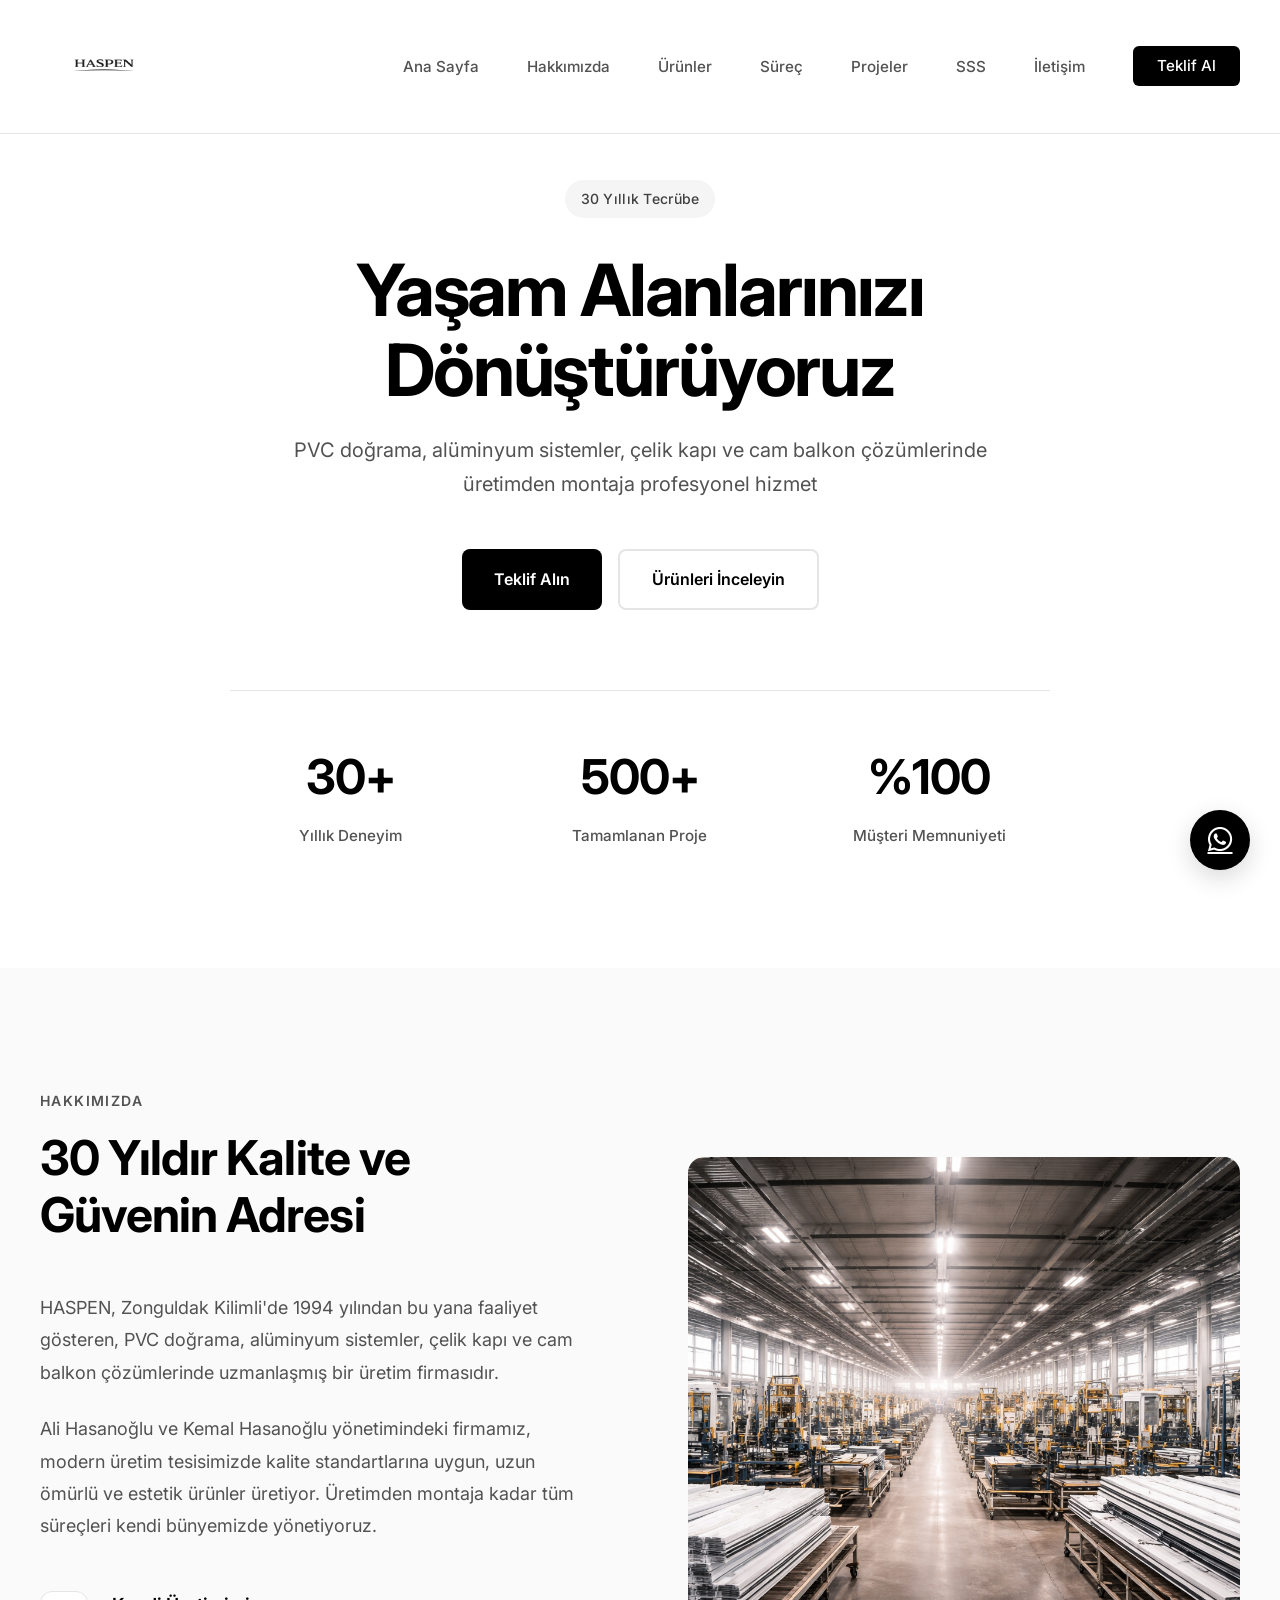
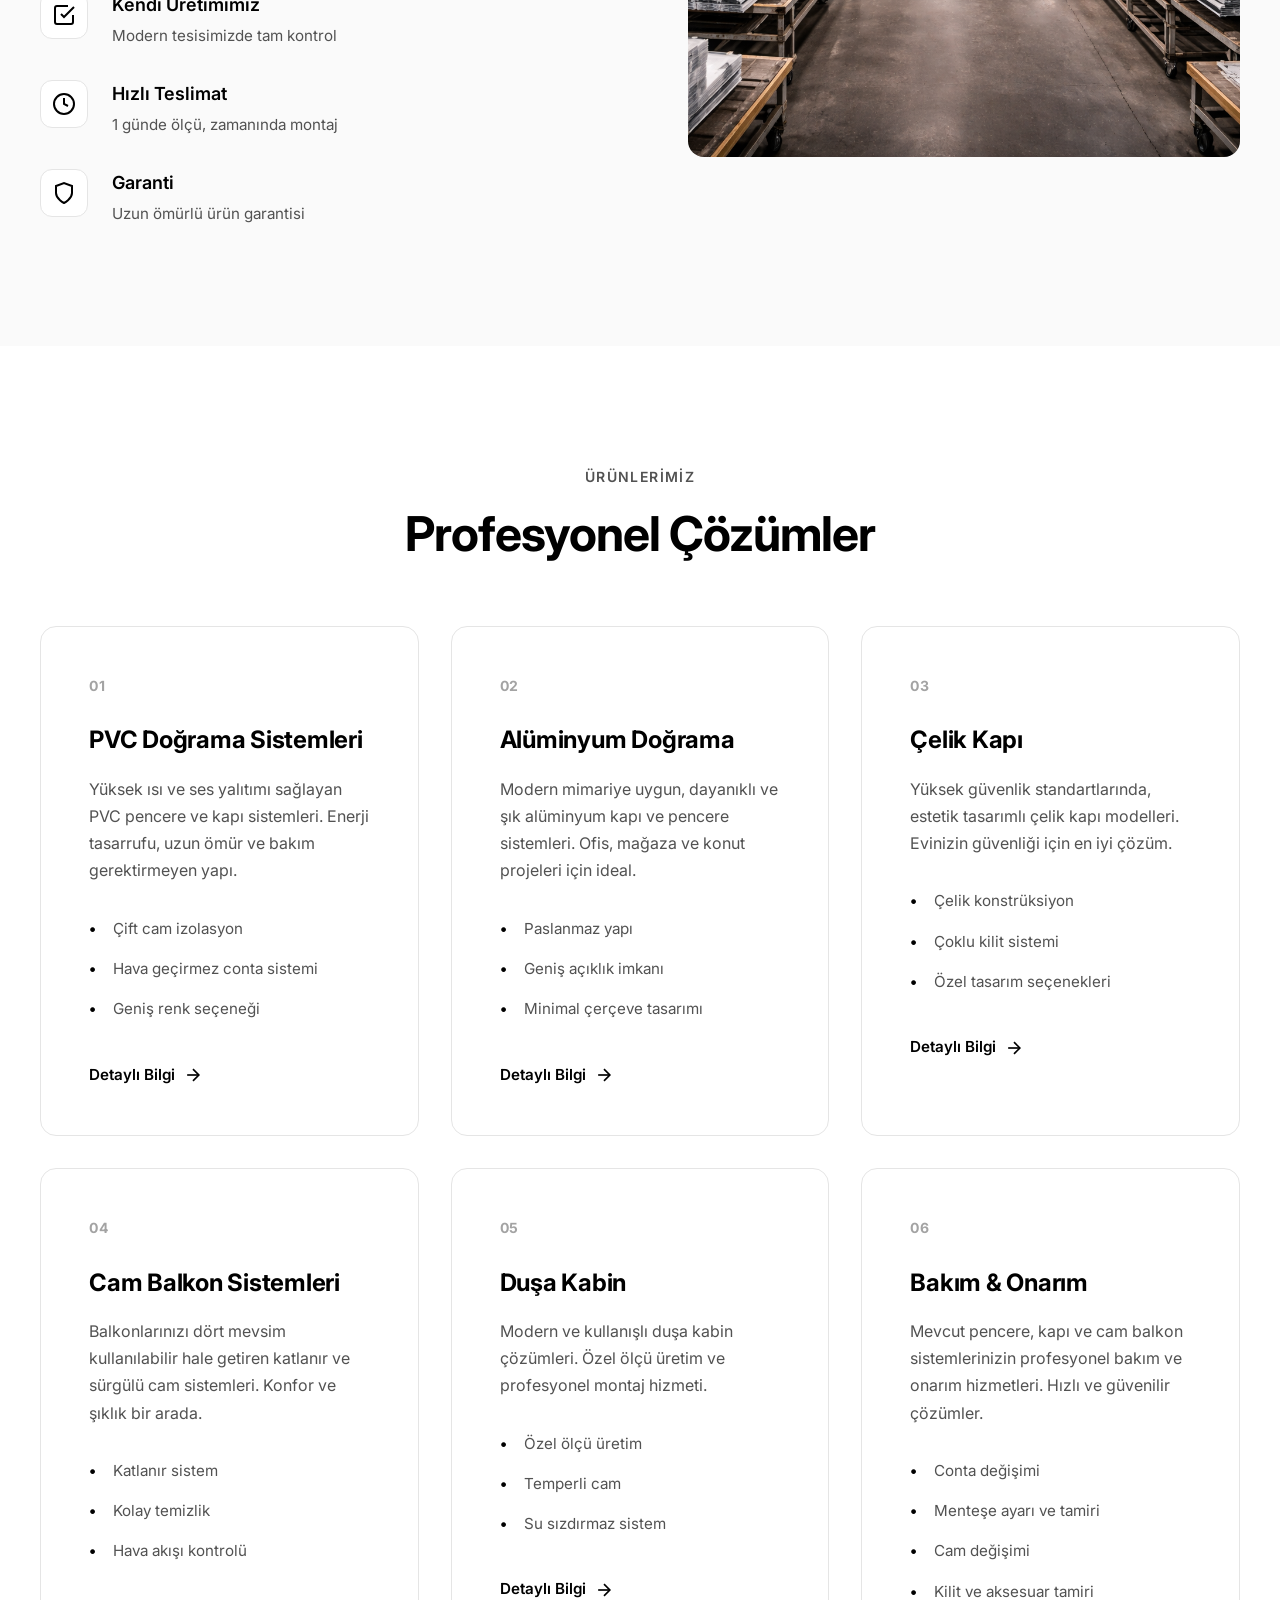
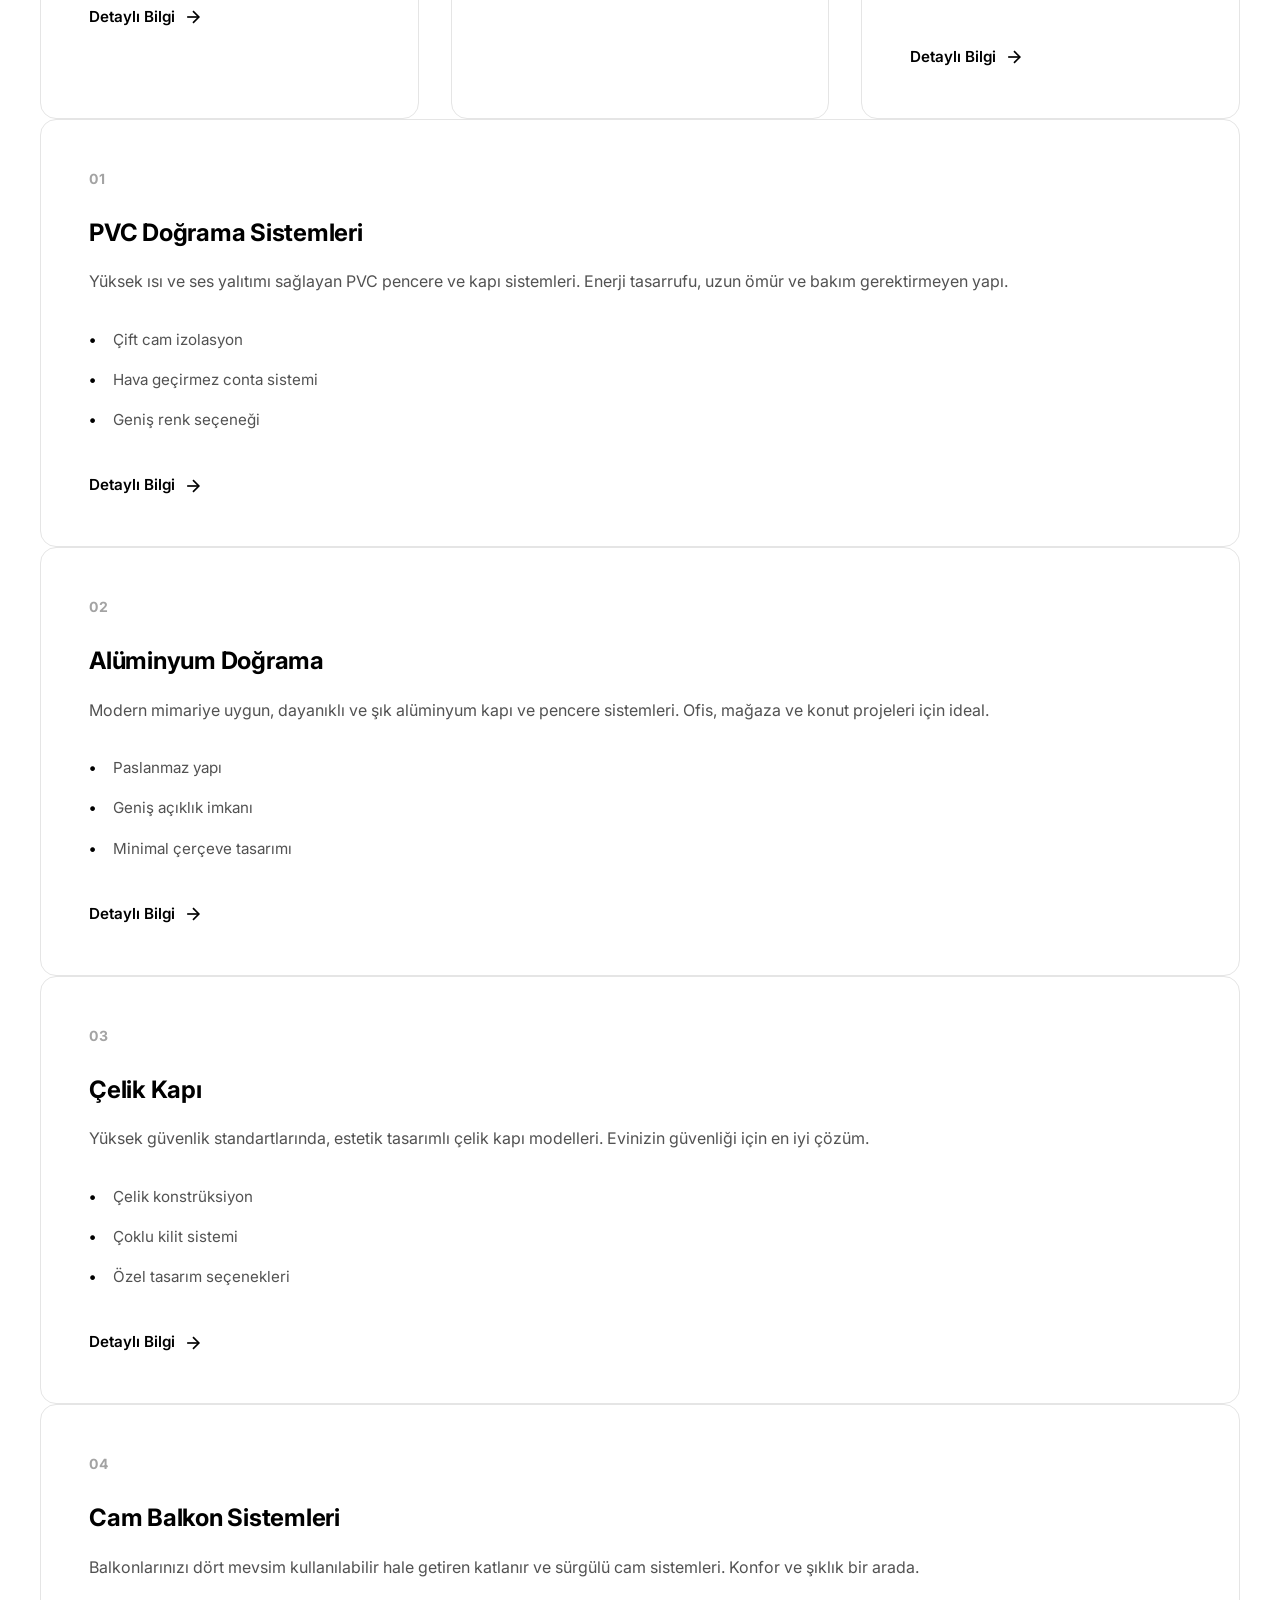
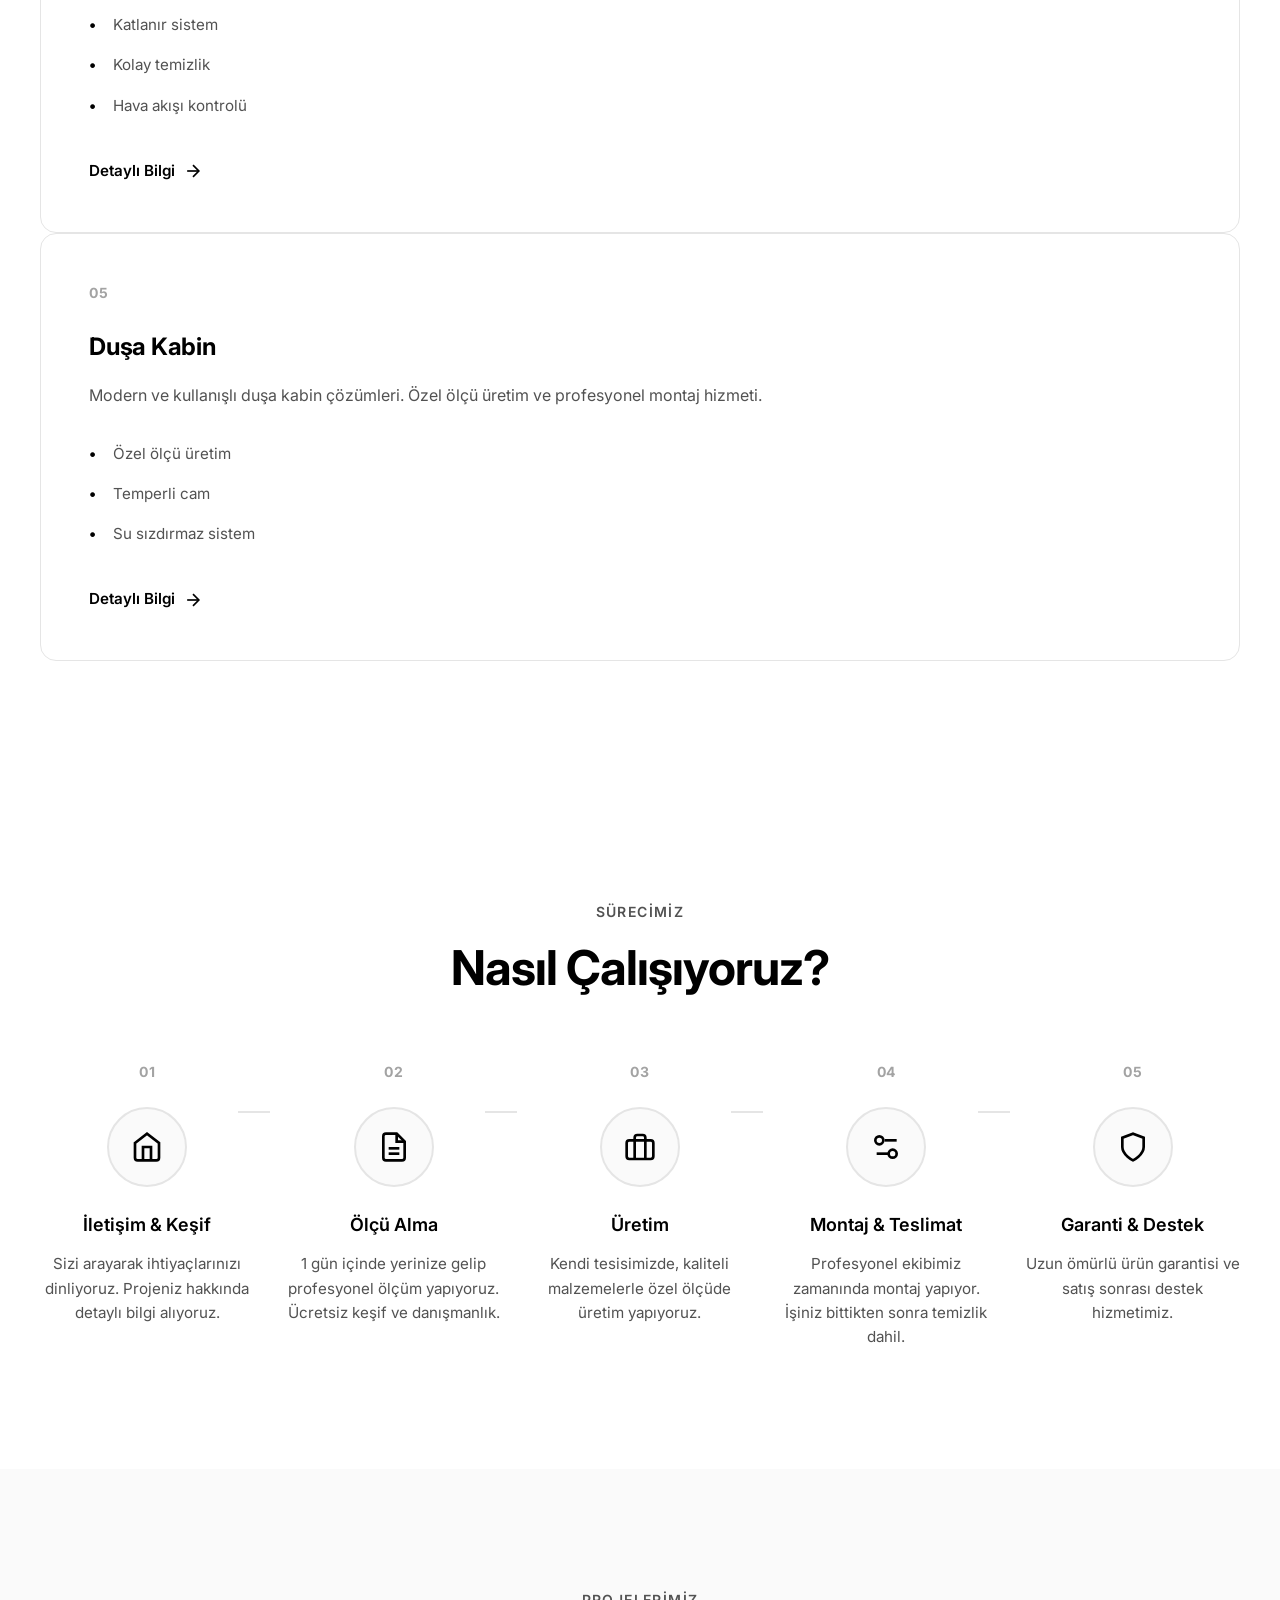
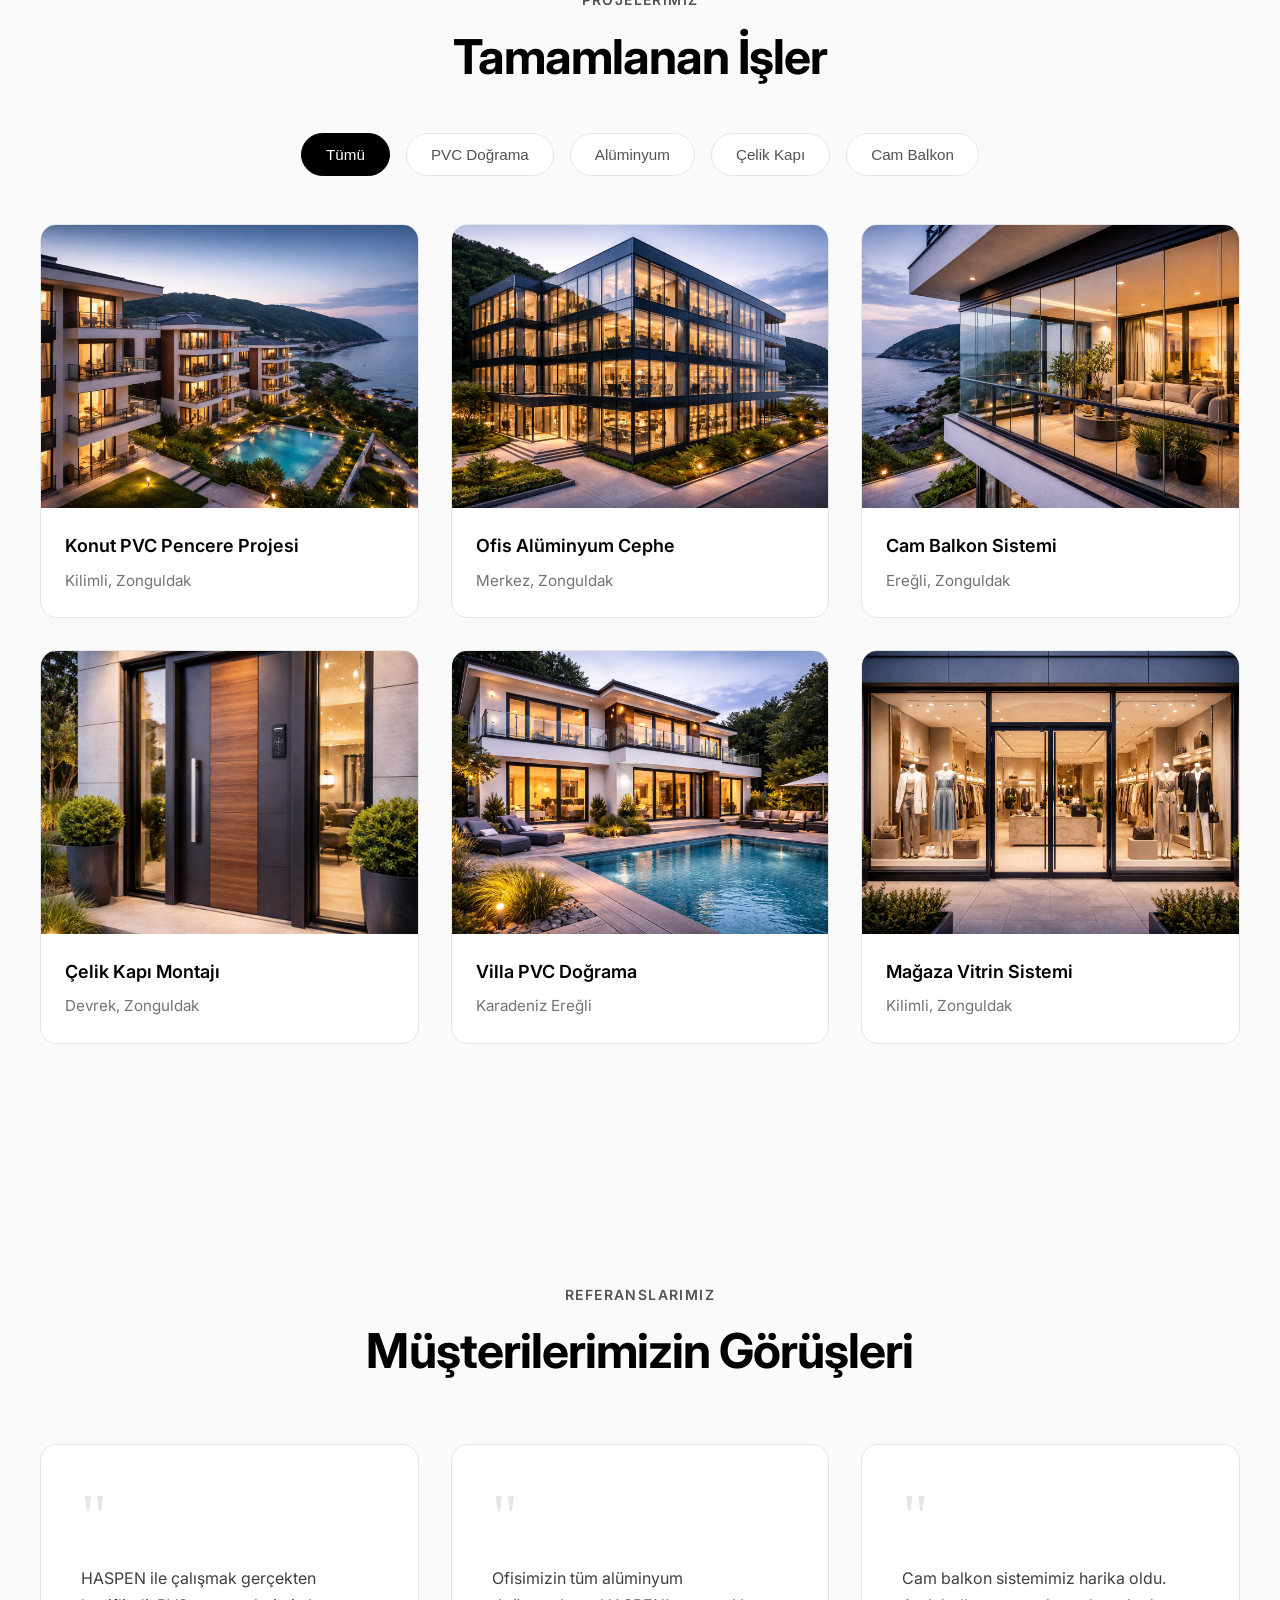
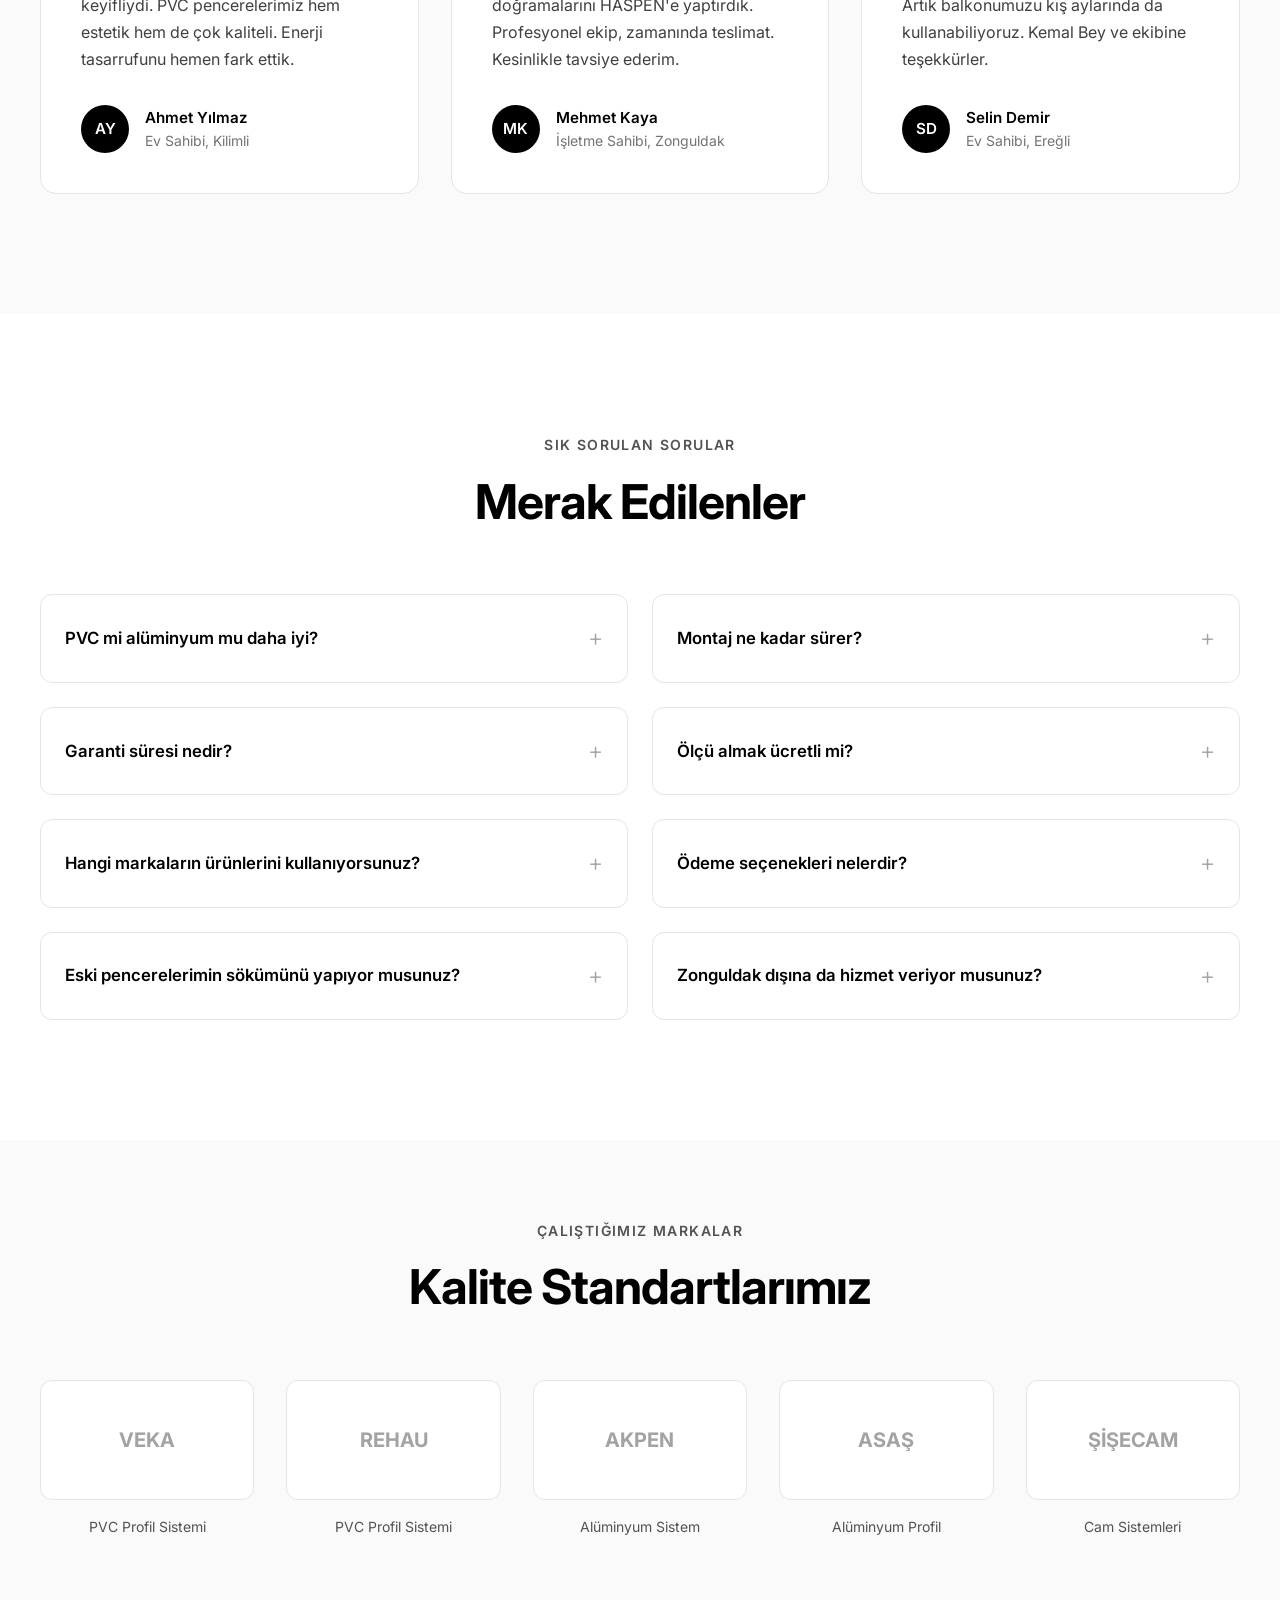
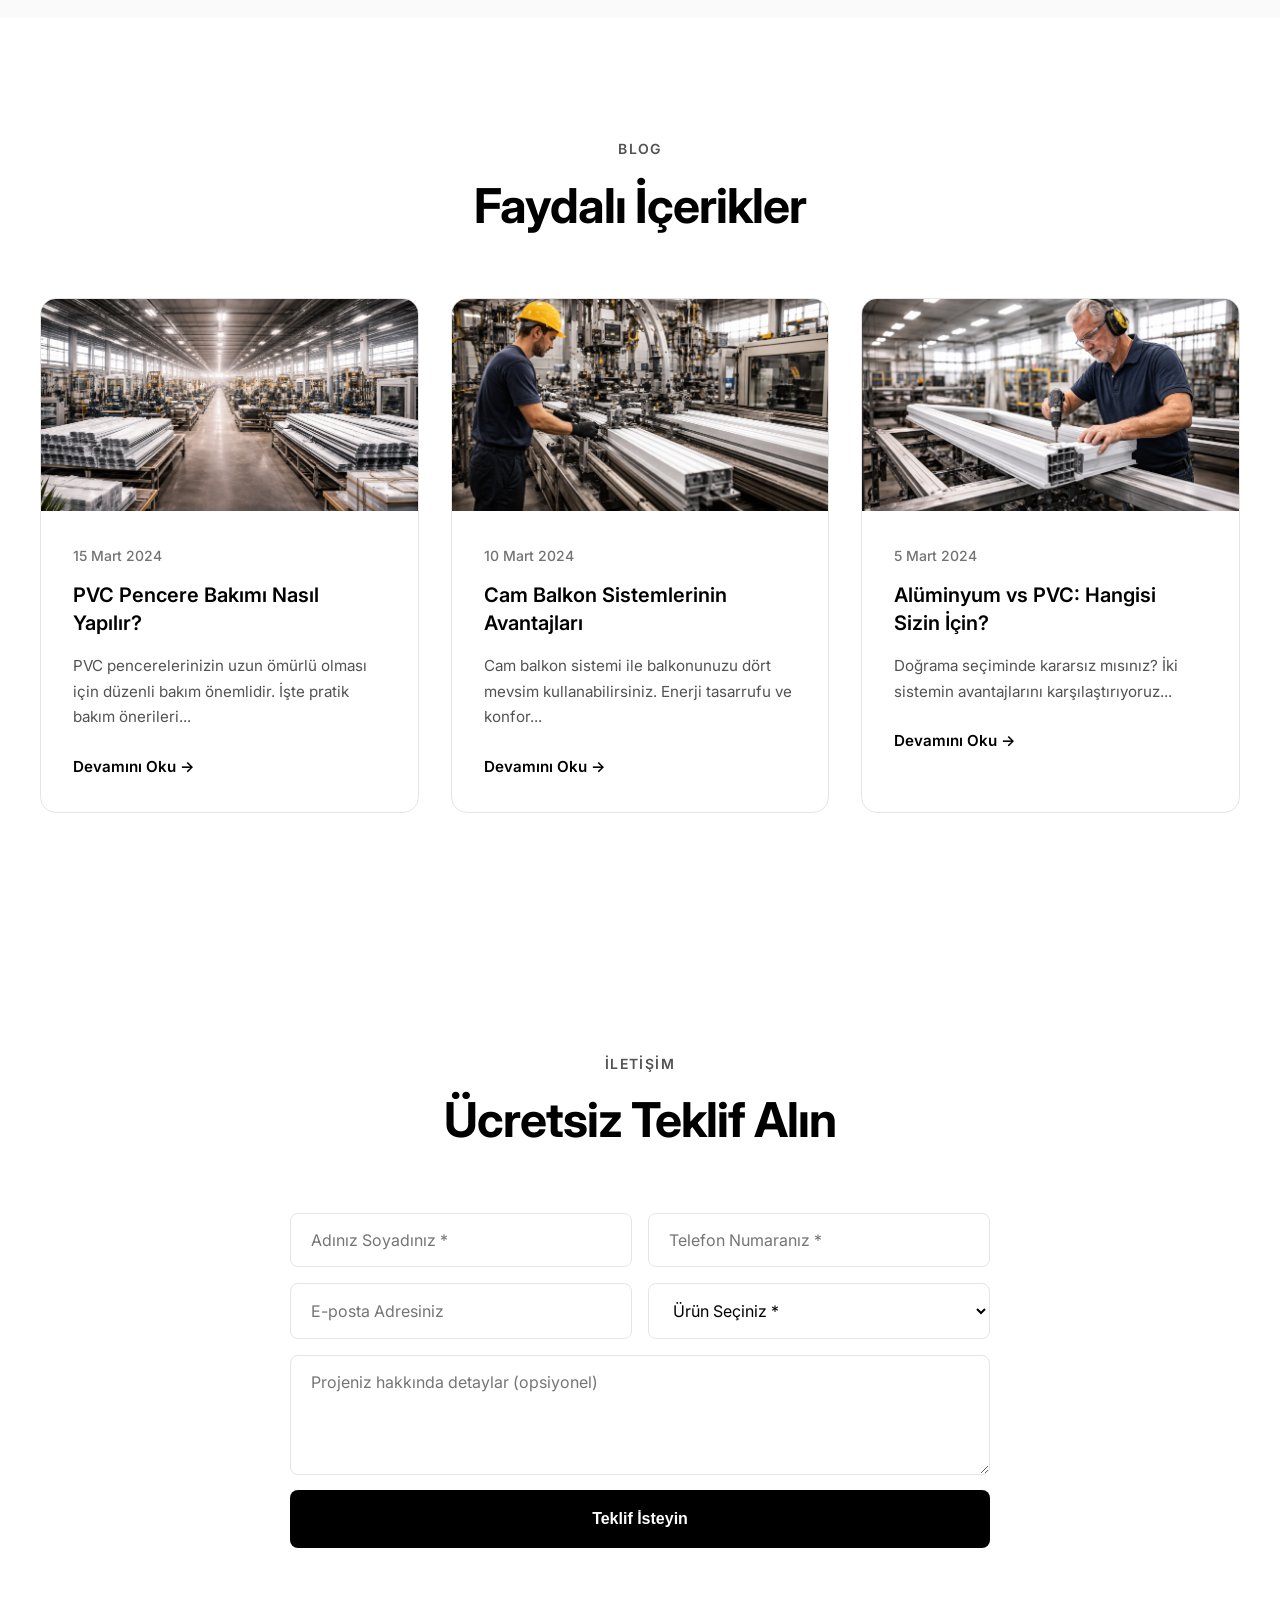
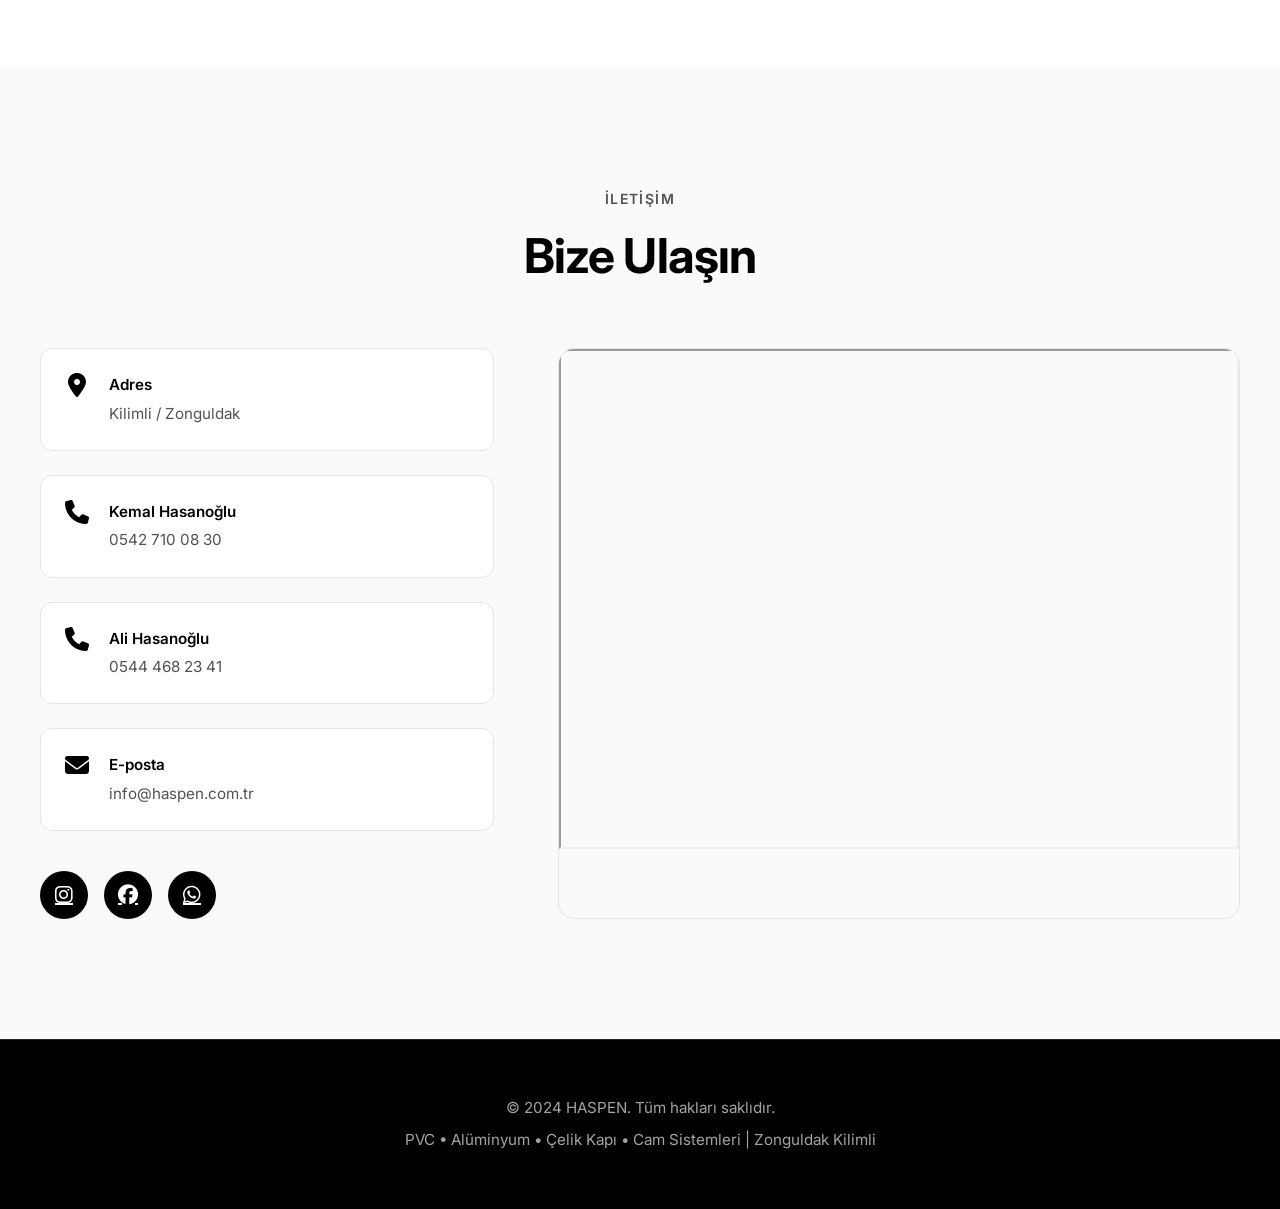
<file: index.html>
<!DOCTYPE html>
<html lang="tr">
<head>
    <meta charset="UTF-8">
    <meta name="viewport" content="width=device-width, initial-scale=1.0">
    <meta name="description" content="HASPEN - Zonguldak Kilimli'de 30 yıllık tecrübe ile PVC doğrama, alüminyum sistemler, çelik kapı ve cam balkon çözümleri">
    <meta name="keywords" content="PVC doğrama, alüminyum doğrama, çelik kapı, cam balkon, duşa kabin, Zonguldak, Kilimli">
    <title>HASPEN | PVC • Alüminyum • Çelik Kapı • Cam Sistemleri - Zonguldak Kilimli</title>
    <link rel="icon" type="image/png" href="images/favicon.png">
    <link rel="apple-touch-icon" href="images/favicon.png">
    <link rel="preconnect" href="https://fonts.googleapis.com">
    <link rel="preconnect" href="https://fonts.gstatic.com" crossorigin>
    <link href="https://fonts.googleapis.com/css2?family=Inter:wght@300;400;500;600;700;800&display=swap" rel="stylesheet">
    <link rel="stylesheet" href="css/style.css">
    <link rel="stylesheet" href="https://cdnjs.cloudflare.com/ajax/libs/font-awesome/6.4.0/css/all.min.css">
</head>
<body>
    <!-- Header & Navigation -->
    <header class="header">
        <nav class="navbar">
            <div class="container">
                <div class="nav-brand">
                    <img src="images/logo.png" alt="HASPEN Logo" class="logo">
                </div>
                <ul class="nav-menu">
                    <li><a href="#anasayfa">Ana Sayfa</a></li>
                    <li><a href="#hakkimizda">Hakkımızda</a></li>
                    <li><a href="#urunler">Ürünler</a></li>
                    <li><a href="#surecimiz">Süreç</a></li>
                    <li><a href="#projeler">Projeler</a></li>
                    <li><a href="#sss">SSS</a></li>
                    <li><a href="#iletisim">İletişim</a></li>
                    <li><a href="#teklif" class="btn-contact">Teklif Al</a></li>
                </ul>
                <div class="hamburger">
                    <span></span>
                    <span></span>
                    <span></span>
                </div>
            </div>
        </nav>
    </header>

    <!-- Hero Section -->
    <section id="anasayfa" class="hero">
        <div class="container hero-content">
            <div class="hero-badge">30 Yıllık Tecrübe</div>
            <h1 class="hero-title">Yaşam Alanlarınızı<br>Dönüştürüyoruz</h1>
            <p class="hero-subtitle">PVC doğrama, alüminyum sistemler, çelik kapı ve cam balkon çözümlerinde<br>üretimden montaja profesyonel hizmet</p>
            <div class="hero-buttons">
                <a href="#teklif" class="btn btn-primary">Teklif Alın</a>
                <a href="#urunler" class="btn btn-secondary">Ürünleri İnceleyin</a>
            </div>
            <div class="hero-stats">
                <div class="stat-item">
                    <div class="stat-number">30+</div>
                    <div class="stat-label">Yıllık Deneyim</div>
                </div>
                <div class="stat-item">
                    <div class="stat-number">500+</div>
                    <div class="stat-label">Tamamlanan Proje</div>
                </div>
                <div class="stat-item">
                    <div class="stat-number">%100</div>
                    <div class="stat-label">Müşteri Memnuniyeti</div>
                </div>
            </div>
        </div>
    </section>

    <!-- Hakkımızda Section -->
    <section id="hakkimizda" class="about">
        <div class="container">
            <div class="about-grid">
                <div class="about-content">
                    <span class="section-label">Hakkımızda</span>
                    <h2 class="section-title">30 Yıldır Kalite ve<br>Güvenin Adresi</h2>
                    <p class="about-text">HASPEN, Zonguldak Kilimli'de 1994 yılından bu yana faaliyet gösteren, PVC doğrama, alüminyum sistemler, çelik kapı ve cam balkon çözümlerinde uzmanlaşmış bir üretim firmasıdır.</p>
                    <p class="about-text">Ali Hasanoğlu ve Kemal Hasanoğlu yönetimindeki firmamız, modern üretim tesisimizde kalite standartlarına uygun, uzun ömürlü ve estetik ürünler üretiyor. Üretimden montaja kadar tüm süreçleri kendi bünyemizde yönetiyoruz.</p>
                    <div class="about-features">
                        <div class="about-feature">
                            <div class="feature-icon">
                                <svg width="24" height="24" viewBox="0 0 24 24" fill="none" stroke="currentColor" stroke-width="2">
                                    <path d="M9 11l3 3L22 4"></path>
                                    <path d="M21 12v7a2 2 0 01-2 2H5a2 2 0 01-2-2V5a2 2 0 012-2h11"></path>
                                </svg>
                            </div>
                            <div>
                                <h4>Kendi Üretimimiz</h4>
                                <p>Modern tesisimizde tam kontrol</p>
                            </div>
                        </div>
                        <div class="about-feature">
                            <div class="feature-icon">
                                <svg width="24" height="24" viewBox="0 0 24 24" fill="none" stroke="currentColor" stroke-width="2">
                                    <circle cx="12" cy="12" r="10"></circle>
                                    <polyline points="12 6 12 12 16 14"></polyline>
                                </svg>
                            </div>
                            <div>
                                <h4>Hızlı Teslimat</h4>
                                <p>1 günde ölçü, zamanında montaj</p>
                            </div>
                        </div>
                        <div class="about-feature">
                            <div class="feature-icon">
                                <svg width="24" height="24" viewBox="0 0 24 24" fill="none" stroke="currentColor" stroke-width="2">
                                    <path d="M12 22s8-4 8-10V5l-8-3-8 3v7c0 6 8 10 8 10z"></path>
                                </svg>
                            </div>
                            <div>
                                <h4>Garanti</h4>
                                <p>Uzun ömürlü ürün garantisi</p>
                            </div>
                        </div>
                    </div>
                </div>
                <div class="about-image">
                    <img src="images/uretim1.png" alt="HASPEN Üretim Tesisi" style="width: 100%; height: 100%; object-fit: cover; border-radius: 16px;">
                </div>
            </div>
        </div>
    </section>

    <!-- Ürünler Section -->
    <section id="urunler" class="products">
        <div class="container">
            <span class="section-label">Ürünlerimiz</span>
            <h2 class="section-title">Profesyonel Çözümler</h2>
            <div class="products-grid">
                <div class="product-card">
                    <div class="product-number">01</div>
                    <h3>PVC Doğrama Sistemleri</h3>
                    <p>Yüksek ısı ve ses yalıtımı sağlayan PVC pencere ve kapı sistemleri. Enerji tasarrufu, uzun ömür ve bakım gerektirmeyen yapı.</p>
                    <ul class="product-features">
                        <li>Çift cam izolasyon</li>
                        <li>Hava geçirmez conta sistemi</li>
                        <li>Geniş renk seçeneği</li>
                    </ul>
                    <a href="#teklif" class="product-link">
                        <span>Detaylı Bilgi</span>
                        <svg width="20" height="20" viewBox="0 0 24 24" fill="none" stroke="currentColor" stroke-width="2">
                            <line x1="5" y1="12" x2="19" y2="12"></line>
                            <polyline points="12 5 19 12 12 19"></polyline>
                        </svg>
                    </a>
                </div>
                <div class="product-card">
                    <div class="product-number">02</div>
                    <h3>Alüminyum Doğrama</h3>
                    <p>Modern mimariye uygun, dayanıklı ve şık alüminyum kapı ve pencere sistemleri. Ofis, mağaza ve konut projeleri için ideal.</p>
                    <ul class="product-features">
                        <li>Paslanmaz yapı</li>
                        <li>Geniş açıklık imkanı</li>
                        <li>Minimal çerçeve tasarımı</li>
                    </ul>
                    <a href="#teklif" class="product-link">
                        <span>Detaylı Bilgi</span>
                        <svg width="20" height="20" viewBox="0 0 24 24" fill="none" stroke="currentColor" stroke-width="2">
                            <line x1="5" y1="12" x2="19" y2="12"></line>
                            <polyline points="12 5 19 12 12 19"></polyline>
                        </svg>
                    </a>
                </div>
                <div class="product-card">
                    <div class="product-number">03</div>
                    <h3>Çelik Kapı</h3>
                    <p>Yüksek güvenlik standartlarında, estetik tasarımlı çelik kapı modelleri. Evinizin güvenliği için en iyi çözüm.</p>
                    <ul class="product-features">
                        <li>Çelik konstrüksiyon</li>
                        <li>Çoklu kilit sistemi</li>
                        <li>Özel tasarım seçenekleri</li>
                    </ul>
                    <a href="#teklif" class="product-link">
                        <span>Detaylı Bilgi</span>
                        <svg width="20" height="20" viewBox="0 0 24 24" fill="none" stroke="currentColor" stroke-width="2">
                            <line x1="5" y1="12" x2="19" y2="12"></line>
                            <polyline points="12 5 19 12 12 19"></polyline>
                        </svg>
                    </a>
                </div>
                <div class="product-card">
                    <div class="product-number">04</div>
                    <h3>Cam Balkon Sistemleri</h3>
                    <p>Balkonlarınızı dört mevsim kullanılabilir hale getiren katlanır ve sürgülü cam sistemleri. Konfor ve şıklık bir arada.</p>
                    <ul class="product-features">
                        <li>Katlanır sistem</li>
                        <li>Kolay temizlik</li>
                        <li>Hava akışı kontrolü</li>
                    </ul>
                    <a href="#teklif" class="product-link">
                        <span>Detaylı Bilgi</span>
                        <svg width="20" height="20" viewBox="0 0 24 24" fill="none" stroke="currentColor" stroke-width="2">
                            <line x1="5" y1="12" x2="19" y2="12"></line>
                            <polyline points="12 5 19 12 12 19"></polyline>
                        </svg>
                    </a>
                </div>
                <div class="product-card">
                    <div class="product-number">05</div>
                    <h3>Duşa Kabin</h3>
                    <p>Modern ve kullanışlı duşa kabin çözümleri. Özel ölçü üretim ve profesyonel montaj hizmeti.</p>
                    <ul class="product-features">
                        <li>Özel ölçü üretim</li>
                        <li>Temperli cam</li>
                        <li>Su sızdırmaz sistem</li>
                    </ul>
                    <a href="#teklif" class="product-link">
                        <span>Detaylı Bilgi</span>
                        <svg width="20" height="20" viewBox="0 0 24 24" fill="none" stroke="currentColor" stroke-width="2">
                            <line x1="5" y1="12" x2="19" y2="12"></line>
                            <polyline points="12 5 19 12 12 19"></polyline>
                        </svg>
                    </a>
                </div>
                <div class="product-card">
                    <div class="product-number">06</div>
                    <h3>Bakım & Onarım</h3>
                    <p>Mevcut pencere, kapı ve cam balkon sistemlerinizin profesyonel bakım ve onarım hizmetleri. Hızlı ve güvenilir çözümler.</p>
                    <ul class="product-features">
                        <li>Conta değişimi</li>
                        <li>Menteşe ayarı ve tamiri</li>
                        <li>Cam değişimi</li>
                        <li>Kilit ve aksesuar tamiri</li>
                    </ul>
                    <a href="#teklif" class="product-link">
                        <span>Detaylı Bilgi</span>
                        <svg width="20" height="20" viewBox="0 0 24 24" fill="none" stroke="currentColor" stroke-width="2">
                            <line x1="5" y1="12" x2="19" y2="12"></line>
                            <polyline points="12 5 19 12 12 19"></polyline>
                        </svg>
                    </a>
                </div>
            </div>
                <div class="product-card">
                    <div class="product-number">01</div>
                    <h3>PVC Doğrama Sistemleri</h3>
                    <p>Yüksek ısı ve ses yalıtımı sağlayan PVC pencere ve kapı sistemleri. Enerji tasarrufu, uzun ömür ve bakım gerektirmeyen yapı.</p>
                    <ul class="product-features">
                        <li>Çift cam izolasyon</li>
                        <li>Hava geçirmez conta sistemi</li>
                        <li>Geniş renk seçeneği</li>
                    </ul>
                    <a href="#teklif" class="product-link">
                        <span>Detaylı Bilgi</span>
                        <svg width="20" height="20" viewBox="0 0 24 24" fill="none" stroke="currentColor" stroke-width="2">
                            <line x1="5" y1="12" x2="19" y2="12"></line>
                            <polyline points="12 5 19 12 12 19"></polyline>
                        </svg>
                    </a>
                </div>
                <div class="product-card">
                    <div class="product-number">02</div>
                    <h3>Alüminyum Doğrama</h3>
                    <p>Modern mimariye uygun, dayanıklı ve şık alüminyum kapı ve pencere sistemleri. Ofis, mağaza ve konut projeleri için ideal.</p>
                    <ul class="product-features">
                        <li>Paslanmaz yapı</li>
                        <li>Geniş açıklık imkanı</li>
                        <li>Minimal çerçeve tasarımı</li>
                    </ul>
                    <a href="#teklif" class="product-link">
                        <span>Detaylı Bilgi</span>
                        <svg width="20" height="20" viewBox="0 0 24 24" fill="none" stroke="currentColor" stroke-width="2">
                            <line x1="5" y1="12" x2="19" y2="12"></line>
                            <polyline points="12 5 19 12 12 19"></polyline>
                        </svg>
                    </a>
                </div>
                <div class="product-card">
                    <div class="product-number">03</div>
                    <h3>Çelik Kapı</h3>
                    <p>Yüksek güvenlik standartlarında, estetik tasarımlı çelik kapı modelleri. Evinizin güvenliği için en iyi çözüm.</p>
                    <ul class="product-features">
                        <li>Çelik konstrüksiyon</li>
                        <li>Çoklu kilit sistemi</li>
                        <li>Özel tasarım seçenekleri</li>
                    </ul>
                    <a href="#teklif" class="product-link">
                        <span>Detaylı Bilgi</span>
                        <svg width="20" height="20" viewBox="0 0 24 24" fill="none" stroke="currentColor" stroke-width="2">
                            <line x1="5" y1="12" x2="19" y2="12"></line>
                            <polyline points="12 5 19 12 12 19"></polyline>
                        </svg>
                    </a>
                </div>
                <div class="product-card">
                    <div class="product-number">04</div>
                    <h3>Cam Balkon Sistemleri</h3>
                    <p>Balkonlarınızı dört mevsim kullanılabilir hale getiren katlanır ve sürgülü cam sistemleri. Konfor ve şıklık bir arada.</p>
                    <ul class="product-features">
                        <li>Katlanır sistem</li>
                        <li>Kolay temizlik</li>
                        <li>Hava akışı kontrolü</li>
                    </ul>
                    <a href="#teklif" class="product-link">
                        <span>Detaylı Bilgi</span>
                        <svg width="20" height="20" viewBox="0 0 24 24" fill="none" stroke="currentColor" stroke-width="2">
                            <line x1="5" y1="12" x2="19" y2="12"></line>
                            <polyline points="12 5 19 12 12 19"></polyline>
                        </svg>
                    </a>
                </div>
                <div class="product-card">
                    <div class="product-number">05</div>
                    <h3>Duşa Kabin</h3>
                    <p>Modern ve kullanışlı duşa kabin çözümleri. Özel ölçü üretim ve profesyonel montaj hizmeti.</p>
                    <ul class="product-features">
                        <li>Özel ölçü üretim</li>
                        <li>Temperli cam</li>
                        <li>Su sızdırmaz sistem</li>
                    </ul>
                    <a href="#teklif" class="product-link">
                        <span>Detaylı Bilgi</span>
                        <svg width="20" height="20" viewBox="0 0 24 24" fill="none" stroke="currentColor" stroke-width="2">
                            <line x1="5" y1="12" x2="19" y2="12"></line>
                            <polyline points="12 5 19 12 12 19"></polyline>
                        </svg>
                    </a>
                </div>
            </div>
        </div>
    </section>

    <!-- Üretim Süreci Section -->
    <section id="surecimiz" class="process">
        <div class="container">
            <span class="section-label">Sürecimiz</span>
            <h2 class="section-title">Nasıl Çalışıyoruz?</h2>
            <div class="process-timeline">
                <div class="process-step">
                    <div class="step-number">01</div>
                    <div class="step-icon">
                        <svg width="32" height="32" viewBox="0 0 24 24" fill="none" stroke="currentColor" stroke-width="2">
                            <path d="M3 9l9-7 9 7v11a2 2 0 01-2 2H5a2 2 0 01-2-2z"></path>
                            <polyline points="9 22 9 12 15 12 15 22"></polyline>
                        </svg>
                    </div>
                    <h3>İletişim & Keşif</h3>
                    <p>Sizi arayarak ihtiyaçlarınızı dinliyoruz. Projeniz hakkında detaylı bilgi alıyoruz.</p>
                </div>
                <div class="process-step">
                    <div class="step-number">02</div>
                    <div class="step-icon">
                        <svg width="32" height="32" viewBox="0 0 24 24" fill="none" stroke="currentColor" stroke-width="2">
                            <path d="M14 2H6a2 2 0 00-2 2v16a2 2 0 002 2h12a2 2 0 002-2V8z"></path>
                            <polyline points="14 2 14 8 20 8"></polyline>
                            <line x1="16" y1="13" x2="8" y2="13"></line>
                            <line x1="16" y1="17" x2="8" y2="17"></line>
                        </svg>
                    </div>
                    <h3>Ölçü Alma</h3>
                    <p>1 gün içinde yerinize gelip profesyonel ölçüm yapıyoruz. Ücretsiz keşif ve danışmanlık.</p>
                </div>
                <div class="process-step">
                    <div class="step-number">03</div>
                    <div class="step-icon">
                        <svg width="32" height="32" viewBox="0 0 24 24" fill="none" stroke="currentColor" stroke-width="2">
                            <rect x="2" y="7" width="20" height="14" rx="2" ry="2"></rect>
                            <path d="M16 21V5a2 2 0 00-2-2h-4a2 2 0 00-2 2v16"></path>
                        </svg>
                    </div>
                    <h3>Üretim</h3>
                    <p>Kendi tesisimizde, kaliteli malzemelerle özel ölçüde üretim yapıyoruz.</p>
                </div>
                <div class="process-step">
                    <div class="step-number">04</div>
                    <div class="step-icon">
                        <svg width="32" height="32" viewBox="0 0 24 24" fill="none" stroke="currentColor" stroke-width="2">
                            <path d="M20 7h-9"></path>
                            <path d="M14 17H5"></path>
                            <circle cx="17" cy="17" r="3"></circle>
                            <circle cx="7" cy="7" r="3"></circle>
                        </svg>
                    </div>
                    <h3>Montaj & Teslimat</h3>
                    <p>Profesyonel ekibimiz zamanında montaj yapıyor. İşiniz bittikten sonra temizlik dahil.</p>
                </div>
                <div class="process-step">
                    <div class="step-number">05</div>
                    <div class="step-icon">
                        <svg width="32" height="32" viewBox="0 0 24 24" fill="none" stroke="currentColor" stroke-width="2">
                            <path d="M12 22s8-4 8-10V5l-8-3-8 3v7c0 6 8 10 8 10z"></path>
                        </svg>
                    </div>
                    <h3>Garanti & Destek</h3>
                    <p>Uzun ömürlü ürün garantisi ve satış sonrası destek hizmetimiz.</p>
                </div>
            </div>
        </div>
    </section>

    <!-- Projeler Galerisi Section -->
    <section id="projeler" class="projects">
        <div class="container">
            <span class="section-label">Projelerimiz</span>
            <h2 class="section-title">Tamamlanan İşler</h2>
            <div class="project-filters">
                <button class="filter-btn active" data-filter="all">Tümü</button>
                <button class="filter-btn" data-filter="pvc">PVC Doğrama</button>
                <button class="filter-btn" data-filter="aluminyum">Alüminyum</button>
                <button class="filter-btn" data-filter="celik">Çelik Kapı</button>
                <button class="filter-btn" data-filter="cam">Cam Balkon</button>
            </div>
            <div class="projects-grid">
                <div class="project-card" data-category="pvc">
                    <div class="project-image">
                        <img src="images/projeler1.png" alt="PVC Doğrama Projesi" style="width: 100%; height: 100%; object-fit: cover;">
                    </div>
                    <div class="project-info">
                        <h3>Konut PVC Pencere Projesi</h3>
                        <p>Kilimli, Zonguldak</p>
                    </div>
                </div>
                <div class="project-card" data-category="aluminyum">
                    <div class="project-image">
                        <img src="images/projeler2.png" alt="Alüminyum Doğrama Projesi" style="width: 100%; height: 100%; object-fit: cover;">
                    </div>
                    <div class="project-info">
                        <h3>Ofis Alüminyum Cephe</h3>
                        <p>Merkez, Zonguldak</p>
                    </div>
                </div>
                <div class="project-card" data-category="cam">
                    <div class="project-image">
                        <img src="images/proler3cambalkon.png" alt="Cam Balkon Sistemi" style="width: 100%; height: 100%; object-fit: cover;">
                    </div>
                    <div class="project-info">
                        <h3>Cam Balkon Sistemi</h3>
                        <p>Ereğli, Zonguldak</p>
                    </div>
                </div>
                <div class="project-card" data-category="celik">
                    <div class="project-image">
                        <img src="images/projecelikkapı4.png" alt="Çelik Kapı Montajı" style="width: 100%; height: 100%; object-fit: cover;">
                    </div>
                    <div class="project-info">
                        <h3>Çelik Kapı Montajı</h3>
                        <p>Devrek, Zonguldak</p>
                    </div>
                </div>
                <div class="project-card" data-category="pvc">
                    <div class="project-image">
                        <img src="images/projelervilla5.png" alt="Villa PVC Doğrama" style="width: 100%; height: 100%; object-fit: cover;">
                    </div>
                    <div class="project-info">
                        <h3>Villa PVC Doğrama</h3>
                        <p>Karadeniz Ereğli</p>
                    </div>
                </div>
                <div class="project-card" data-category="aluminyum">
                    <div class="project-image">
                        <img src="images/projelermagazavitrin.png" alt="Mağaza Vitrin Sistemi" style="width: 100%; height: 100%; object-fit: cover;">
                    </div>
                    <div class="project-info">
                        <h3>Mağaza Vitrin Sistemi</h3>
                        <p>Kilimli, Zonguldak</p>
                    </div>
                </div>
            </div>
        </div>
    </section>

    <!-- Referanslar Section -->
    <section id="referanslar" class="references">
        <div class="container">
            <span class="section-label">Referanslarımız</span>
            <h2 class="section-title">Müşterilerimizin Görüşleri</h2>
            <div class="references-grid">
                <div class="reference-card">
                    <div class="quote-icon">"</div>
                    <p class="reference-text">HASPEN ile çalışmak gerçekten keyifliydi. PVC pencerelerimiz hem estetik hem de çok kaliteli. Enerji tasarrufunu hemen fark ettik.</p>
                    <div class="reference-author">
                        <div class="author-avatar">AY</div>
                        <div>
                            <div class="author-name">Ahmet Yılmaz</div>
                            <div class="author-title">Ev Sahibi, Kilimli</div>
                        </div>
                    </div>
                </div>
                <div class="reference-card">
                    <div class="quote-icon">"</div>
                    <p class="reference-text">Ofisimizin tüm alüminyum doğramalarını HASPEN'e yaptırdık. Profesyonel ekip, zamanında teslimat. Kesinlikle tavsiye ederim.</p>
                    <div class="reference-author">
                        <div class="author-avatar">MK</div>
                        <div>
                            <div class="author-name">Mehmet Kaya</div>
                            <div class="author-title">İşletme Sahibi, Zonguldak</div>
                        </div>
                    </div>
                </div>
                <div class="reference-card">
                    <div class="quote-icon">"</div>
                    <p class="reference-text">Cam balkon sistemimiz harika oldu. Artık balkonumuzu kış aylarında da kullanabiliyoruz. Kemal Bey ve ekibine teşekkürler.</p>
                    <div class="reference-author">
                        <div class="author-avatar">SD</div>
                        <div>
                            <div class="author-name">Selin Demir</div>
                            <div class="author-title">Ev Sahibi, Ereğli</div>
                        </div>
                    </div>
                </div>
            </div>
        </div>
    </section>

    <!-- SSS Section -->
    <section id="sss" class="faq">
        <div class="container">
            <span class="section-label">Sık Sorulan Sorular</span>
            <h2 class="section-title">Merak Edilenler</h2>
            <div class="faq-grid">
                <div class="faq-item">
                    <div class="faq-question">
                        <h3>PVC mi alüminyum mu daha iyi?</h3>
                        <span class="faq-icon">+</span>
                    </div>
                    <div class="faq-answer">
                        <p>Her ikisinin de avantajları vardır. PVC daha iyi ısı yalıtımı sağlar ve bakım gerektirmez, konutlar için idealdir. Alüminyum daha dayanıklı, geniş açıklıklara uygundur ve modern mimariye yakışır. Ofis ve ticari yapılar için tercih edilir. İhtiyacınıza göre en uygun çözümü öneriyoruz.</p>
                    </div>
                </div>
                <div class="faq-item">
                    <div class="faq-question">
                        <h3>Montaj ne kadar sürer?</h3>
                        <span class="faq-icon">+</span>
                    </div>
                    <div class="faq-answer">
                        <p>Standart bir daire için montaj genellikle 1-2 gün sürer. Proje büyüklüğüne göre süre değişebilir. Ölçü aldıktan sonra üretim süresi 7-10 gündür. Size kesin tarih veriyor ve zamanında teslim ediyoruz.</p>
                    </div>
                </div>
                <div class="faq-item">
                    <div class="faq-question">
                        <h3>Garanti süresi nedir?</h3>
                        <span class="faq-icon">+</span>
                    </div>
                    <div class="faq-answer">
                        <p>Tüm ürünlerimizde 2 yıl işçilik garantisi veriyoruz. Profil ve donanım garantileri marka garantisi kapsamındadır (genellikle 10 yıl). Garanti belgesi ve kullanım kılavuzu teslimatta verilir.</p>
                    </div>
                </div>
                <div class="faq-item">
                    <div class="faq-question">
                        <h3>Ölçü almak ücretli mi?</h3>
                        <span class="faq-icon">+</span>
                    </div>
                    <div class="faq-answer">
                        <p>Hayır, keşif ve ölçü alma hizmetimiz tamamen ücretsizdir. Yerinize gelip profesyonel ölçüm yapıyor ve size en uygun çözümü öneriyoruz. Hiçbir ücret talep etmiyoruz.</p>
                    </div>
                </div>
                <div class="faq-item">
                    <div class="faq-question">
                        <h3>Hangi markaların ürünlerini kullanıyorsunuz?</h3>
                        <span class="faq-icon">+</span>
                    </div>
                    <div class="faq-answer">
                        <p>Sektörün önde gelen markalarıyla çalışıyoruz. PVC'de Veka, Rehau, Deceuninck; alüminyumda Akpen, Asaş gibi kaliteli profil sistemleri kullanıyoruz. Cam ve donanımlarda da A kalite malzeme tercih ediyoruz.</p>
                    </div>
                </div>
                <div class="faq-item">
                    <div class="faq-question">
                        <h3>Ödeme seçenekleri nelerdir?</h3>
                        <span class="faq-icon">+</span>
                    </div>
                    <div class="faq-answer">
                        <p>Nakit, kredi kartı ve havale ile ödeme kabul ediyoruz. Büyük projelerde taksitli ödeme seçenekleri sunuyoruz. Detaylı bilgi için bizimle iletişime geçebilirsiniz.</p>
                    </div>
                </div>
                <div class="faq-item">
                    <div class="faq-question">
                        <h3>Eski pencerelerimin sökümünü yapıyor musunuz?</h3>
                        <span class="faq-icon">+</span>
                    </div>
                    <div class="faq-answer">
                        <p>Evet, eski doğramaların sökümü ve atık temizliği hizmetimize dahildir. Montaj sonrası alanı temiz teslim ediyoruz. Ek bir ücret talep etmiyoruz.</p>
                    </div>
                </div>
                <div class="faq-item">
                    <div class="faq-question">
                        <h3>Zonguldak dışına da hizmet veriyor musunuz?</h3>
                        <span class="faq-icon">+</span>
                    </div>
                    <div class="faq-answer">
                        <p>Evet, Zonguldak ve çevre illere hizmet veriyoruz. Bartın, Karabük, Düzce gibi yakın illerdeki projeleriniz için bizimle iletişime geçebilirsiniz.</p>
                    </div>
                </div>
            </div>
        </div>
    </section>

    <!-- Sertifikalar & Markalar Section -->
    <section class="certifications">
        <div class="container">
            <span class="section-label">Çalıştığımız Markalar</span>
            <h2 class="section-title">Kalite Standartlarımız</h2>
            <div class="cert-grid">
                <div class="cert-item">
                    <div class="cert-placeholder">VEKA</div>
                    <p>PVC Profil Sistemi</p>
                </div>
                <div class="cert-item">
                    <div class="cert-placeholder">REHAU</div>
                    <p>PVC Profil Sistemi</p>
                </div>
                <div class="cert-item">
                    <div class="cert-placeholder">AKPEN</div>
                    <p>Alüminyum Sistem</p>
                </div>
                <div class="cert-item">
                    <div class="cert-placeholder">ASAŞ</div>
                    <p>Alüminyum Profil</p>
                </div>
                <div class="cert-item">
                    <div class="cert-placeholder">ŞİŞECAM</div>
                    <p>Cam Sistemleri</p>
                </div>
            </div>
        </div>
    </section>

    <!-- Blog/Haberler Section -->
    <section class="blog">
        <div class="container">
            <span class="section-label">Blog</span>
            <h2 class="section-title">Faydalı İçerikler</h2>
            <div class="blog-grid">
                <article class="blog-card">
                    <div class="blog-image">
                        <img src="images/uretim1.png" alt="PVC Pencere Bakımı" style="width: 100%; height: 100%; object-fit: cover;">
                    </div>
                    <div class="blog-content">
                        <span class="blog-date">15 Mart 2024</span>
                        <h3>PVC Pencere Bakımı Nasıl Yapılır?</h3>
                        <p>PVC pencerelerinizin uzun ömürlü olması için düzenli bakım önemlidir. İşte pratik bakım önerileri...</p>
                        <a href="blog/pvc-pencere-bakimi.html" class="blog-link">Devamını Oku →</a>
                    </div>
                </article>
                <article class="blog-card">
                    <div class="blog-image">
                        <img src="images/uretim4.png" alt="Cam Balkon Sistemleri" style="width: 100%; height: 100%; object-fit: cover;">
                    </div>
                    <div class="blog-content">
                        <span class="blog-date">10 Mart 2024</span>
                        <h3>Cam Balkon Sistemlerinin Avantajları</h3>
                        <p>Cam balkon sistemi ile balkonunuzu dört mevsim kullanabilirsiniz. Enerji tasarrufu ve konfor...</p>
                        <a href="blog/cam-balkon-avantajlari.html" class="blog-link">Devamını Oku →</a>
                    </div>
                </article>
                <article class="blog-card">
                    <div class="blog-image">
                        <img src="images/uretim3.png" alt="Alüminyum vs PVC" style="width: 100%; height: 100%; object-fit: cover;">
                    </div>
                    <div class="blog-content">
                        <span class="blog-date">5 Mart 2024</span>
                        <h3>Alüminyum vs PVC: Hangisi Sizin İçin?</h3>
                        <p>Doğrama seçiminde kararsız mısınız? İki sistemin avantajlarını karşılaştırıyoruz...</p>
                        <a href="blog/aluminyum-vs-pvc.html" class="blog-link">Devamını Oku →</a>
                    </div>
                </article>
            </div>
        </div>
    </section>

    <!-- Teklif Al Section -->
    <section id="teklif" class="quote">
        <div class="container">
            <span class="section-label">İletişim</span>
            <h2 class="section-title">Ücretsiz Teklif Alın</h2>
            <form class="quote-form" id="quoteForm" action="https://formsubmit.co/info@haspen.com.tr" method="POST">
                <!-- FormSubmit Ayarları -->
                <input type="hidden" name="_subject" value="HASPEN - Yeni Teklif Talebi">
                <input type="hidden" name="_captcha" value="false">
                <input type="hidden" name="_template" value="table">
                <input type="text" name="_honey" style="display:none">
                
                <div class="form-row">
                    <input type="text" name="name" placeholder="Adınız Soyadınız *" required>
                    <input type="tel" name="phone" placeholder="Telefon Numaranız *" required>
                </div>
                <div class="form-row">
                    <input type="email" name="email" placeholder="E-posta Adresiniz">
                    <select name="product" required>
                        <option value="">Ürün Seçiniz *</option>
                        <option value="pvc">PVC Doğrama</option>
                        <option value="aluminyum">Alüminyum Doğrama</option>
                        <option value="celik-kapi">Çelik Kapı</option>
                        <option value="cam-balkon">Cam Balkon</option>
                        <option value="dusa-kabin">Duşa Kabin</option>
                        <option value="bakim-onarim">Bakım & Onarım</option>
                    </select>
                </div>
                <textarea name="message" rows="4" placeholder="Projeniz hakkında detaylar (opsiyonel)"></textarea>
                <button type="submit">Teklif İsteyin</button>
            </form>
        </div>
    </section>

    <!-- İletişim Section -->
    <section id="iletisim" class="contact">
        <div class="container">
            <span class="section-label">İletişim</span>
            <h2 class="section-title">Bize Ulaşın</h2>
            <div class="contact-grid">
                <div class="contact-info">
                    <div class="contact-item">
                        <i class="fas fa-map-marker-alt"></i>
                        <div>
                            <h4>Adres</h4>
                            <p>Kilimli / Zonguldak</p>
                        </div>
                    </div>
                    <div class="contact-item">
                        <i class="fas fa-phone"></i>
                        <div>
                            <h4>Kemal Hasanoğlu</h4>
                            <p><a href="tel:+905427100830">0542 710 08 30</a></p>
                        </div>
                    </div>
                    <div class="contact-item">
                        <i class="fas fa-phone"></i>
                        <div>
                            <h4>Ali Hasanoğlu</h4>
                            <p><a href="tel:+905444682341">0544 468 23 41</a></p>
                        </div>
                    </div>
                    <div class="contact-item">
                        <i class="fas fa-envelope"></i>
                        <div>
                            <h4>E-posta</h4>
                            <p>info@haspen.com.tr</p>
                        </div>
                    </div>
                    <div class="social-links">
                        <a href="#" target="_blank" title="Instagram"><i class="fab fa-instagram"></i></a>
                        <a href="#" target="_blank" title="Facebook"><i class="fab fa-facebook"></i></a>
                        <a href="https://wa.me/905427100830" target="_blank" title="WhatsApp"><i class="fab fa-whatsapp"></i></a>
                    </div>
                </div>
                <div class="contact-map">
                    <iframe src="https://www.google.com/maps/embed?pb=!1m18!1m12!1m3!1d48624.42779394634!2d31.8!3d41.45!2m3!1f0!2f0!3f0!3m2!1i1024!2i768!4f13.1!3m3!1m2!1s0x409d5e3c3c3c3c3d%3A0x3c3c3c3c3c3c3c3c!2sKilimli%2C%20Zonguldak!5e0!3m2!1str!2str!4v1234567890" allowfullscreen="" loading="lazy"></iframe>
                </div>
            </div>
        </div>
    </section>

    <!-- Footer -->
    <footer class="footer">
        <div class="container">
            <p>&copy; 2024 HASPEN. Tüm hakları saklıdır.</p>
            <p>PVC • Alüminyum • Çelik Kapı • Cam Sistemleri | Zonguldak Kilimli</p>
        </div>
    </footer>

    <!-- WhatsApp Float Button -->
    <a href="https://wa.me/905427100830" class="whatsapp-float" target="_blank">
        <i class="fab fa-whatsapp"></i>
    </a>

    <script src="js/main.js"></script>
</body>
</html>
</file>
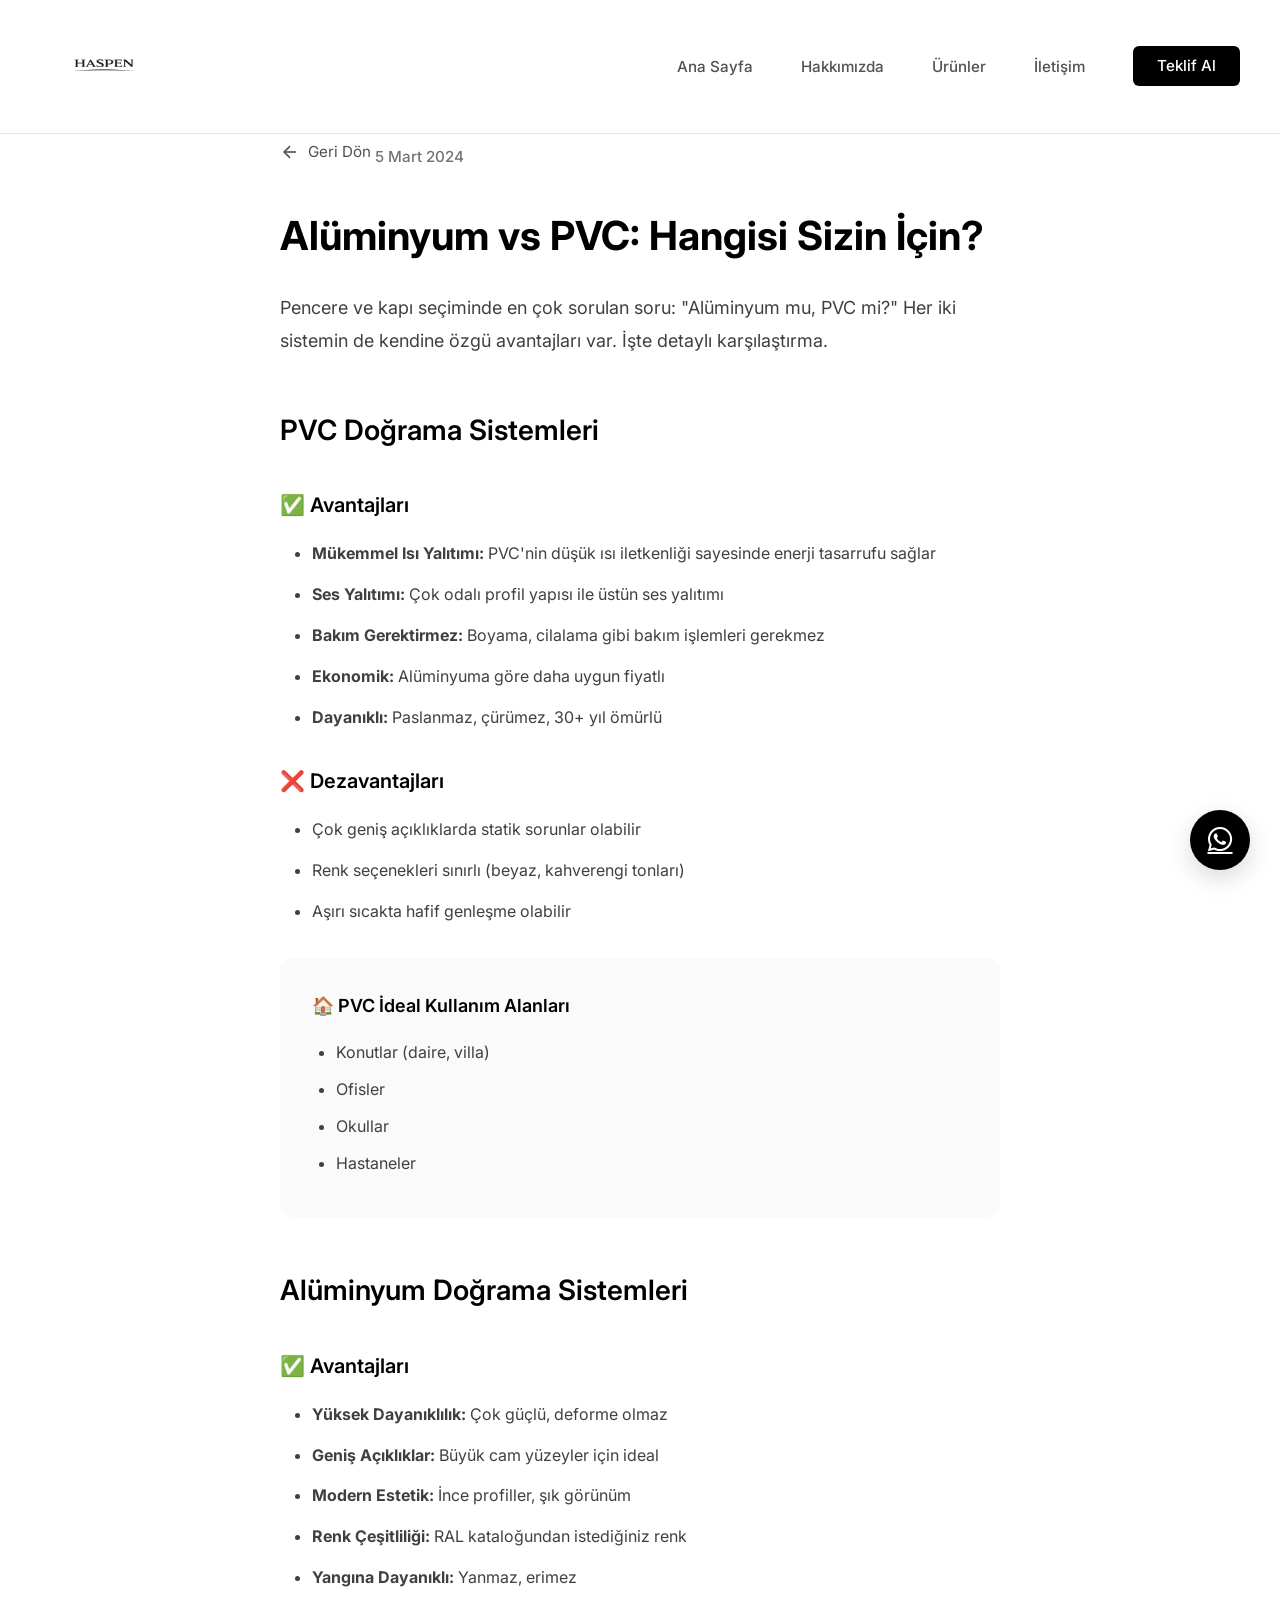
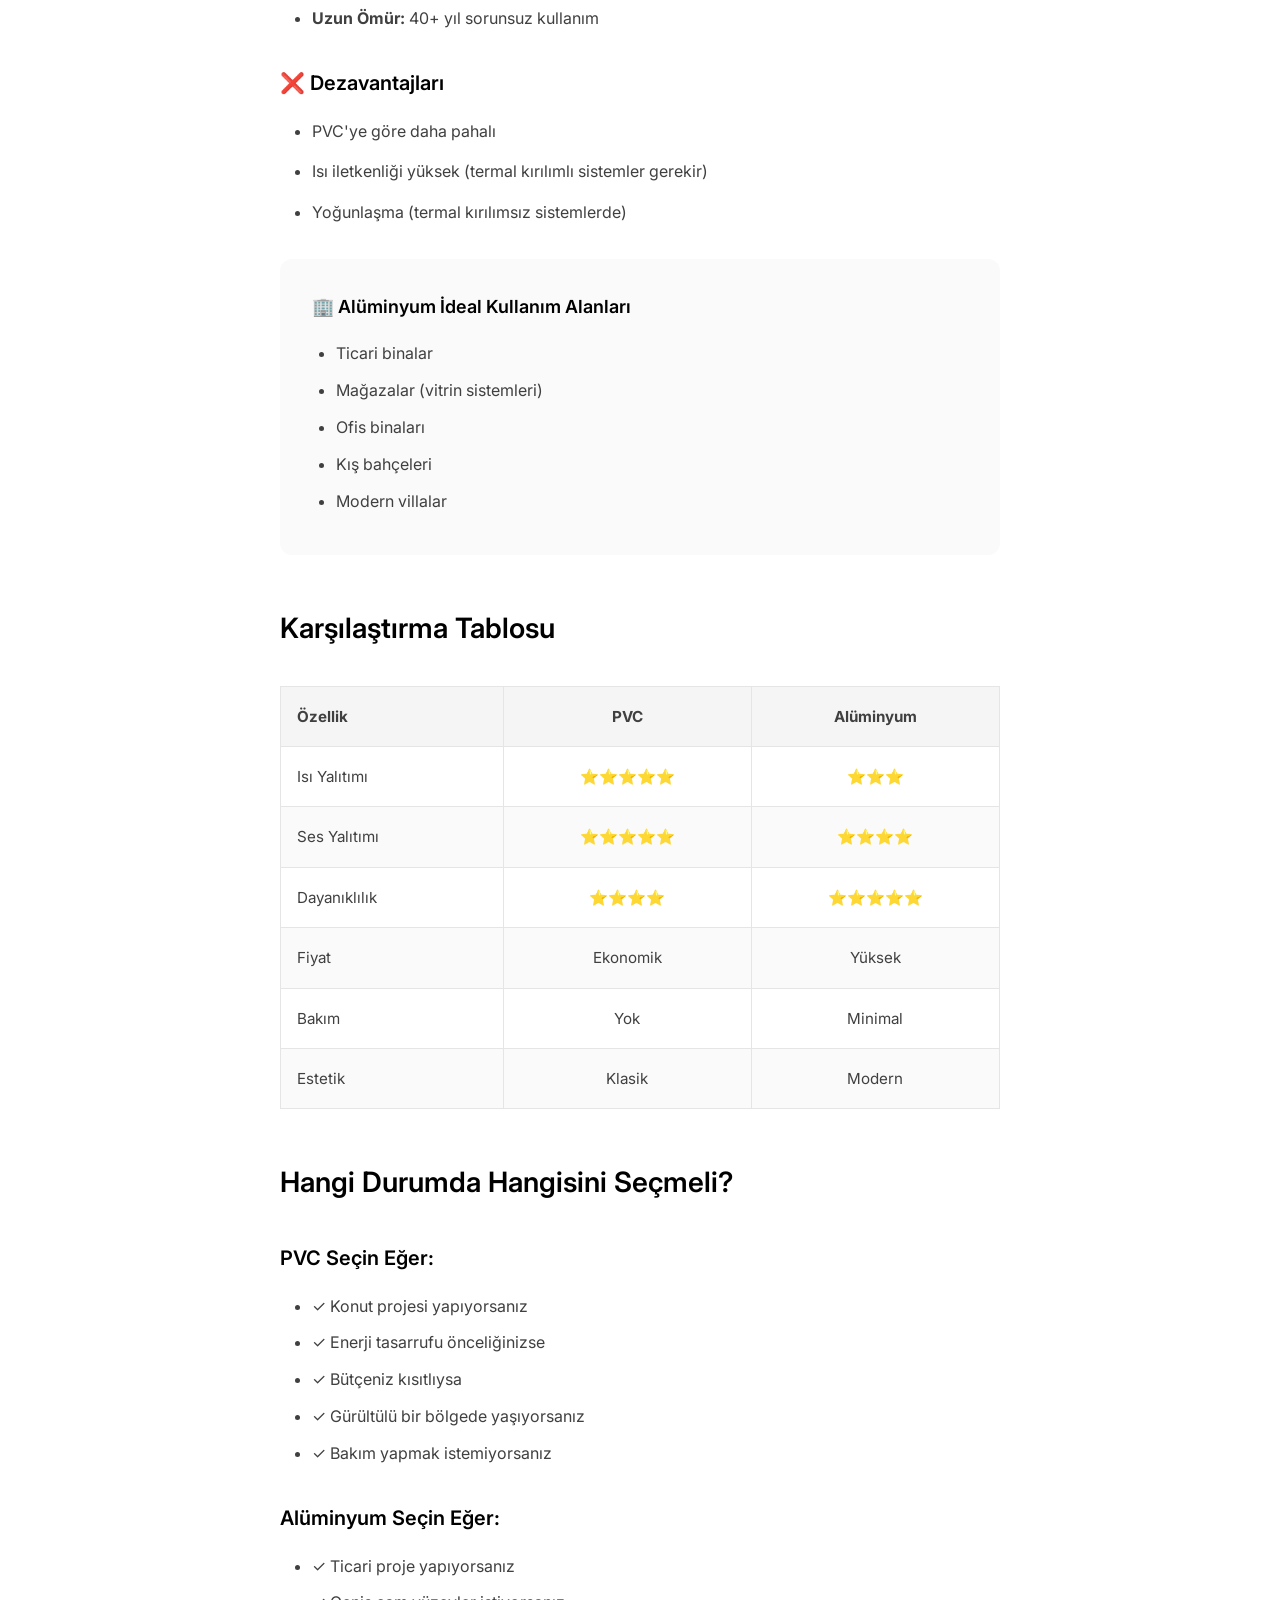
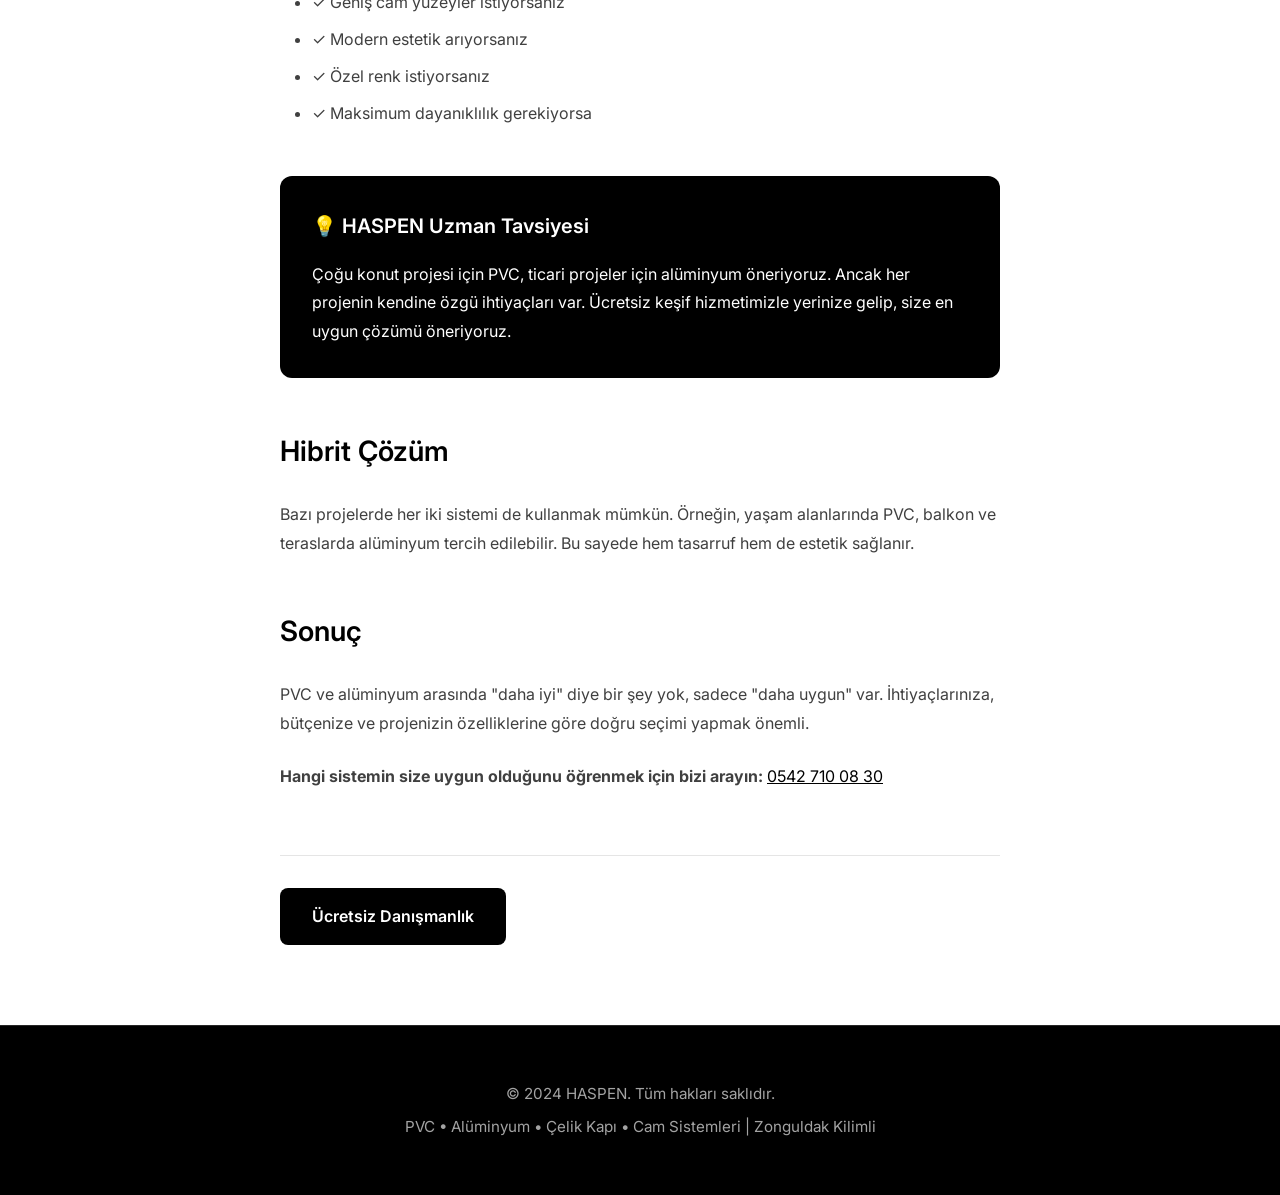
<file: blog/aluminyum-vs-pvc.html>
<!DOCTYPE html>
<html lang="tr">
<head>
    <meta charset="UTF-8">
    <meta name="viewport" content="width=device-width, initial-scale=1.0">
    <meta name="description" content="Alüminyum ve PVC doğrama sistemlerinin karşılaştırması. Hangisi sizin için daha uygun? HASPEN'den profesyonel rehber.">
    <title>Alüminyum vs PVC: Hangisi Sizin İçin? | HASPEN Blog</title>
    <link rel="icon" type="image/png" href="../images/favicon.png">
    <link rel="preconnect" href="https://fonts.googleapis.com">
    <link rel="preconnect" href="https://fonts.gstatic.com" crossorigin>
    <link href="https://fonts.googleapis.com/css2?family=Inter:wght@300;400;500;600;700;800&display=swap" rel="stylesheet">
    <link rel="stylesheet" href="../css/style.css">
    <link rel="stylesheet" href="https://cdnjs.cloudflare.com/ajax/libs/font-awesome/6.4.0/css/all.min.css">
</head>
<body>
    <header class="header">
        <nav class="navbar">
            <div class="container">
                <div class="nav-brand">
                    <a href="../index.html"><img src="../images/logo.png" alt="HASPEN Logo" class="logo"></a>
                </div>
                <ul class="nav-menu">
                    <li><a href="../index.html">Ana Sayfa</a></li>
                    <li><a href="../index.html#hakkimizda">Hakkımızda</a></li>
                    <li><a href="../index.html#urunler">Ürünler</a></li>
                    <li><a href="../index.html#iletisim">İletişim</a></li>
                    <li><a href="../index.html#teklif" class="btn-contact">Teklif Al</a></li>
                </ul>
            </div>
        </nav>
    </header>

    <article class="blog-post">
        <div class="container" style="max-width: 800px; padding-top: 140px; padding-bottom: 80px;">
            <a href="../index.html" class="back-link" style="display: inline-flex; align-items: center; gap: 0.5rem; color: var(--gray-600); text-decoration: none; margin-bottom: 2rem; font-size: 0.95rem;">
                <svg width="20" height="20" viewBox="0 0 24 24" fill="none" stroke="currentColor" stroke-width="2">
                    <line x1="19" y1="12" x2="5" y2="12"></line>
                    <polyline points="12 19 5 12 12 5"></polyline>
                </svg>
                Geri Dön
            </a>

            <span class="blog-date" style="color: var(--gray-500); font-size: 0.95rem;">5 Mart 2024</span>
            <h1 style="font-size: 2.5rem; font-weight: 700; margin: 1rem 0 2rem; line-height: 1.2;">Alüminyum vs PVC: Hangisi Sizin İçin?</h1>

            <div style="line-height: 1.8; color: var(--gray-700);">
                <p style="margin-bottom: 1.5rem; font-size: 1.125rem;">Pencere ve kapı seçiminde en çok sorulan soru: "Alüminyum mu, PVC mi?" Her iki sistemin de kendine özgü avantajları var. İşte detaylı karşılaştırma.</p>

                <h2 style="font-size: 1.75rem; font-weight: 600; margin: 3rem 0 1.5rem; color: var(--black);">PVC Doğrama Sistemleri</h2>
                
                <h3 style="font-size: 1.25rem; font-weight: 600; margin: 2rem 0 1rem; color: var(--black);">✅ Avantajları</h3>
                <ul style="margin-bottom: 1.5rem; padding-left: 2rem;">
                    <li style="margin-bottom: 0.75rem;"><strong>Mükemmel Isı Yalıtımı:</strong> PVC'nin düşük ısı iletkenliği sayesinde enerji tasarrufu sağlar</li>
                    <li style="margin-bottom: 0.75rem;"><strong>Ses Yalıtımı:</strong> Çok odalı profil yapısı ile üstün ses yalıtımı</li>
                    <li style="margin-bottom: 0.75rem;"><strong>Bakım Gerektirmez:</strong> Boyama, cilalama gibi bakım işlemleri gerekmez</li>
                    <li style="margin-bottom: 0.75rem;"><strong>Ekonomik:</strong> Alüminyuma göre daha uygun fiyatlı</li>
                    <li style="margin-bottom: 0.75rem;"><strong>Dayanıklı:</strong> Paslanmaz, çürümez, 30+ yıl ömürlü</li>
                </ul>

                <h3 style="font-size: 1.25rem; font-weight: 600; margin: 2rem 0 1rem; color: var(--black);">❌ Dezavantajları</h3>
                <ul style="margin-bottom: 1.5rem; padding-left: 2rem;">
                    <li style="margin-bottom: 0.75rem;">Çok geniş açıklıklarda statik sorunlar olabilir</li>
                    <li style="margin-bottom: 0.75rem;">Renk seçenekleri sınırlı (beyaz, kahverengi tonları)</li>
                    <li style="margin-bottom: 0.75rem;">Aşırı sıcakta hafif genleşme olabilir</li>
                </ul>

                <div style="background: var(--gray-50); padding: 2rem; border-radius: 12px; margin: 2rem 0;">
                    <h4 style="font-size: 1.125rem; font-weight: 600; margin-bottom: 1rem; color: var(--black);">🏠 PVC İdeal Kullanım Alanları</h4>
                    <ul style="padding-left: 1.5rem; margin: 0;">
                        <li style="margin-bottom: 0.5rem;">Konutlar (daire, villa)</li>
                        <li style="margin-bottom: 0.5rem;">Ofisler</li>
                        <li style="margin-bottom: 0.5rem;">Okullar</li>
                        <li style="margin-bottom: 0.5rem;">Hastaneler</li>
                    </ul>
                </div>

                <h2 style="font-size: 1.75rem; font-weight: 600; margin: 3rem 0 1.5rem; color: var(--black);">Alüminyum Doğrama Sistemleri</h2>
                
                <h3 style="font-size: 1.25rem; font-weight: 600; margin: 2rem 0 1rem; color: var(--black);">✅ Avantajları</h3>
                <ul style="margin-bottom: 1.5rem; padding-left: 2rem;">
                    <li style="margin-bottom: 0.75rem;"><strong>Yüksek Dayanıklılık:</strong> Çok güçlü, deforme olmaz</li>
                    <li style="margin-bottom: 0.75rem;"><strong>Geniş Açıklıklar:</strong> Büyük cam yüzeyler için ideal</li>
                    <li style="margin-bottom: 0.75rem;"><strong>Modern Estetik:</strong> İnce profiller, şık görünüm</li>
                    <li style="margin-bottom: 0.75rem;"><strong>Renk Çeşitliliği:</strong> RAL kataloğundan istediğiniz renk</li>
                    <li style="margin-bottom: 0.75rem;"><strong>Yangına Dayanıklı:</strong> Yanmaz, erimez</li>
                    <li style="margin-bottom: 0.75rem;"><strong>Uzun Ömür:</strong> 40+ yıl sorunsuz kullanım</li>
                </ul>

                <h3 style="font-size: 1.25rem; font-weight: 600; margin: 2rem 0 1rem; color: var(--black);">❌ Dezavantajları</h3>
                <ul style="margin-bottom: 1.5rem; padding-left: 2rem;">
                    <li style="margin-bottom: 0.75rem;">PVC'ye göre daha pahalı</li>
                    <li style="margin-bottom: 0.75rem;">Isı iletkenliği yüksek (termal kırılımlı sistemler gerekir)</li>
                    <li style="margin-bottom: 0.75rem;">Yoğunlaşma (termal kırılımsız sistemlerde)</li>
                </ul>

                <div style="background: var(--gray-50); padding: 2rem; border-radius: 12px; margin: 2rem 0;">
                    <h4 style="font-size: 1.125rem; font-weight: 600; margin-bottom: 1rem; color: var(--black);">🏢 Alüminyum İdeal Kullanım Alanları</h4>
                    <ul style="padding-left: 1.5rem; margin: 0;">
                        <li style="margin-bottom: 0.5rem;">Ticari binalar</li>
                        <li style="margin-bottom: 0.5rem;">Mağazalar (vitrin sistemleri)</li>
                        <li style="margin-bottom: 0.5rem;">Ofis binaları</li>
                        <li style="margin-bottom: 0.5rem;">Kış bahçeleri</li>
                        <li style="margin-bottom: 0.5rem;">Modern villalar</li>
                    </ul>
                </div>

                <h2 style="font-size: 1.75rem; font-weight: 600; margin: 3rem 0 1.5rem; color: var(--black);">Karşılaştırma Tablosu</h2>
                
                <div style="overflow-x: auto; margin: 2rem 0;">
                    <table style="width: 100%; border-collapse: collapse; font-size: 0.95rem;">
                        <thead>
                            <tr style="background: var(--gray-100);">
                                <th style="padding: 1rem; text-align: left; border: 1px solid var(--gray-200);">Özellik</th>
                                <th style="padding: 1rem; text-align: center; border: 1px solid var(--gray-200);">PVC</th>
                                <th style="padding: 1rem; text-align: center; border: 1px solid var(--gray-200);">Alüminyum</th>
                            </tr>
                        </thead>
                        <tbody>
                            <tr>
                                <td style="padding: 1rem; border: 1px solid var(--gray-200);">Isı Yalıtımı</td>
                                <td style="padding: 1rem; text-align: center; border: 1px solid var(--gray-200);">⭐⭐⭐⭐⭐</td>
                                <td style="padding: 1rem; text-align: center; border: 1px solid var(--gray-200);">⭐⭐⭐</td>
                            </tr>
                            <tr style="background: var(--gray-50);">
                                <td style="padding: 1rem; border: 1px solid var(--gray-200);">Ses Yalıtımı</td>
                                <td style="padding: 1rem; text-align: center; border: 1px solid var(--gray-200);">⭐⭐⭐⭐⭐</td>
                                <td style="padding: 1rem; text-align: center; border: 1px solid var(--gray-200);">⭐⭐⭐⭐</td>
                            </tr>
                            <tr>
                                <td style="padding: 1rem; border: 1px solid var(--gray-200);">Dayanıklılık</td>
                                <td style="padding: 1rem; text-align: center; border: 1px solid var(--gray-200);">⭐⭐⭐⭐</td>
                                <td style="padding: 1rem; text-align: center; border: 1px solid var(--gray-200);">⭐⭐⭐⭐⭐</td>
                            </tr>
                            <tr style="background: var(--gray-50);">
                                <td style="padding: 1rem; border: 1px solid var(--gray-200);">Fiyat</td>
                                <td style="padding: 1rem; text-align: center; border: 1px solid var(--gray-200);">Ekonomik</td>
                                <td style="padding: 1rem; text-align: center; border: 1px solid var(--gray-200);">Yüksek</td>
                            </tr>
                            <tr>
                                <td style="padding: 1rem; border: 1px solid var(--gray-200);">Bakım</td>
                                <td style="padding: 1rem; text-align: center; border: 1px solid var(--gray-200);">Yok</td>
                                <td style="padding: 1rem; text-align: center; border: 1px solid var(--gray-200);">Minimal</td>
                            </tr>
                            <tr style="background: var(--gray-50);">
                                <td style="padding: 1rem; border: 1px solid var(--gray-200);">Estetik</td>
                                <td style="padding: 1rem; text-align: center; border: 1px solid var(--gray-200);">Klasik</td>
                                <td style="padding: 1rem; text-align: center; border: 1px solid var(--gray-200);">Modern</td>
                            </tr>
                        </tbody>
                    </table>
                </div>

                <h2 style="font-size: 1.75rem; font-weight: 600; margin: 3rem 0 1.5rem; color: var(--black);">Hangi Durumda Hangisini Seçmeli?</h2>
                
                <h3 style="font-size: 1.25rem; font-weight: 600; margin: 2rem 0 1rem; color: var(--black);">PVC Seçin Eğer:</h3>
                <ul style="margin-bottom: 1.5rem; padding-left: 2rem;">
                    <li style="margin-bottom: 0.5rem;">✓ Konut projesi yapıyorsanız</li>
                    <li style="margin-bottom: 0.5rem;">✓ Enerji tasarrufu önceliğinizse</li>
                    <li style="margin-bottom: 0.5rem;">✓ Bütçeniz kısıtlıysa</li>
                    <li style="margin-bottom: 0.5rem;">✓ Gürültülü bir bölgede yaşıyorsanız</li>
                    <li style="margin-bottom: 0.5rem;">✓ Bakım yapmak istemiyorsanız</li>
                </ul>

                <h3 style="font-size: 1.25rem; font-weight: 600; margin: 2rem 0 1rem; color: var(--black);">Alüminyum Seçin Eğer:</h3>
                <ul style="margin-bottom: 1.5rem; padding-left: 2rem;">
                    <li style="margin-bottom: 0.5rem;">✓ Ticari proje yapıyorsanız</li>
                    <li style="margin-bottom: 0.5rem;">✓ Geniş cam yüzeyler istiyorsanız</li>
                    <li style="margin-bottom: 0.5rem;">✓ Modern estetik arıyorsanız</li>
                    <li style="margin-bottom: 0.5rem;">✓ Özel renk istiyorsanız</li>
                    <li style="margin-bottom: 0.5rem;">✓ Maksimum dayanıklılık gerekiyorsa</li>
                </ul>

                <div style="background: var(--black); color: var(--white); padding: 2rem; border-radius: 12px; margin: 3rem 0;">
                    <h3 style="font-size: 1.25rem; font-weight: 600; margin-bottom: 1rem;">💡 HASPEN Uzman Tavsiyesi</h3>
                    <p style="margin: 0;">Çoğu konut projesi için PVC, ticari projeler için alüminyum öneriyoruz. Ancak her projenin kendine özgü ihtiyaçları var. Ücretsiz keşif hizmetimizle yerinize gelip, size en uygun çözümü öneriyoruz.</p>
                </div>

                <h2 style="font-size: 1.75rem; font-weight: 600; margin: 3rem 0 1.5rem; color: var(--black);">Hibrit Çözüm</h2>
                <p style="margin-bottom: 1.5rem;">Bazı projelerde her iki sistemi de kullanmak mümkün. Örneğin, yaşam alanlarında PVC, balkon ve teraslarda alüminyum tercih edilebilir. Bu sayede hem tasarruf hem de estetik sağlanır.</p>

                <h2 style="font-size: 1.75rem; font-weight: 600; margin: 3rem 0 1.5rem; color: var(--black);">Sonuç</h2>
                <p style="margin-bottom: 1.5rem;">PVC ve alüminyum arasında "daha iyi" diye bir şey yok, sadece "daha uygun" var. İhtiyaçlarınıza, bütçenize ve projenizin özelliklerine göre doğru seçimi yapmak önemli.</p>

                <p style="margin-bottom: 1.5rem;"><strong>Hangi sistemin size uygun olduğunu öğrenmek için bizi arayın:</strong> <a href="tel:+905427100830" style="color: var(--black); text-decoration: underline;">0542 710 08 30</a></p>
            </div>

            <div style="margin-top: 4rem; padding-top: 2rem; border-top: 1px solid var(--gray-200);">
                <a href="../index.html#teklif" style="display: inline-block; padding: 1rem 2rem; background: var(--black); color: var(--white); text-decoration: none; border-radius: 8px; font-weight: 600;">Ücretsiz Danışmanlık</a>
            </div>
        </div>
    </article>

    <footer class="footer">
        <div class="container">
            <p>&copy; 2024 HASPEN. Tüm hakları saklıdır.</p>
            <p>PVC • Alüminyum • Çelik Kapı • Cam Sistemleri | Zonguldak Kilimli</p>
        </div>
    </footer>

    <a href="https://wa.me/905427100830" class="whatsapp-float" target="_blank">
        <i class="fab fa-whatsapp"></i>
    </a>
</body>
</html>
</file>
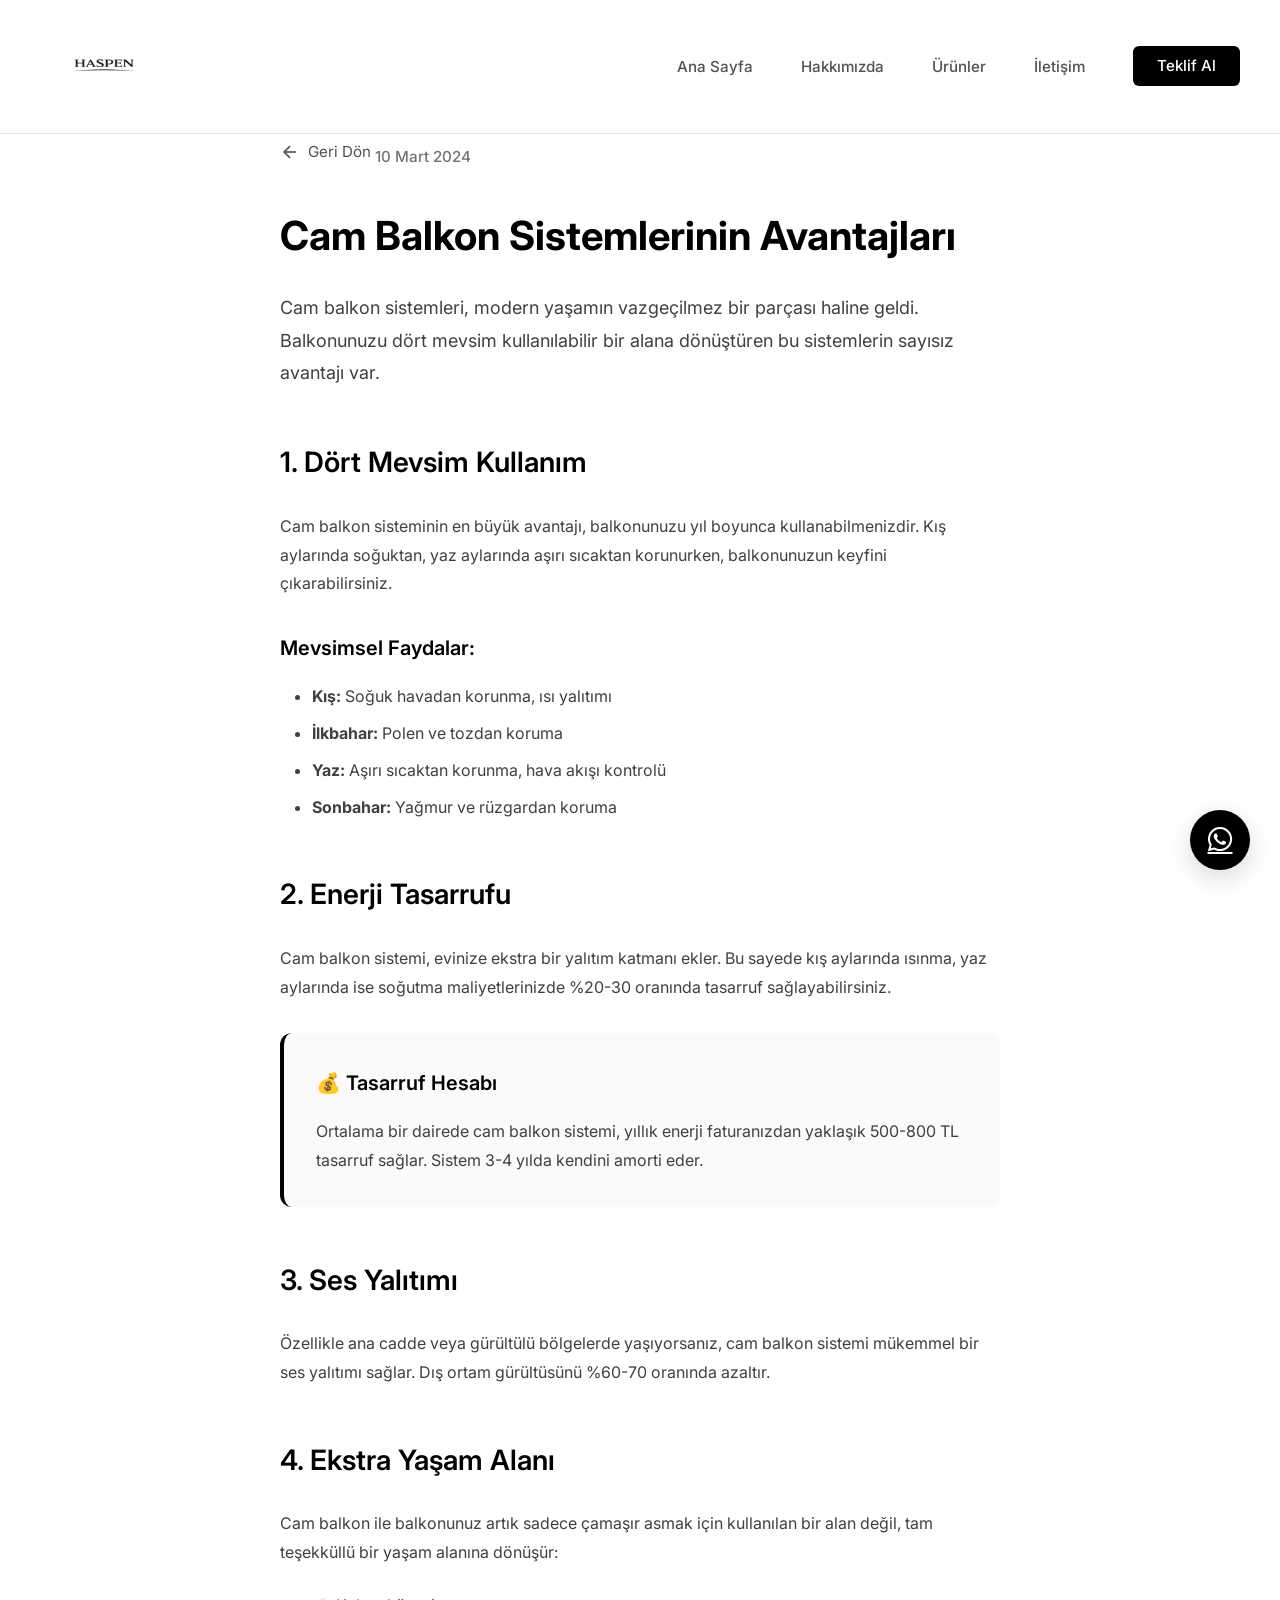
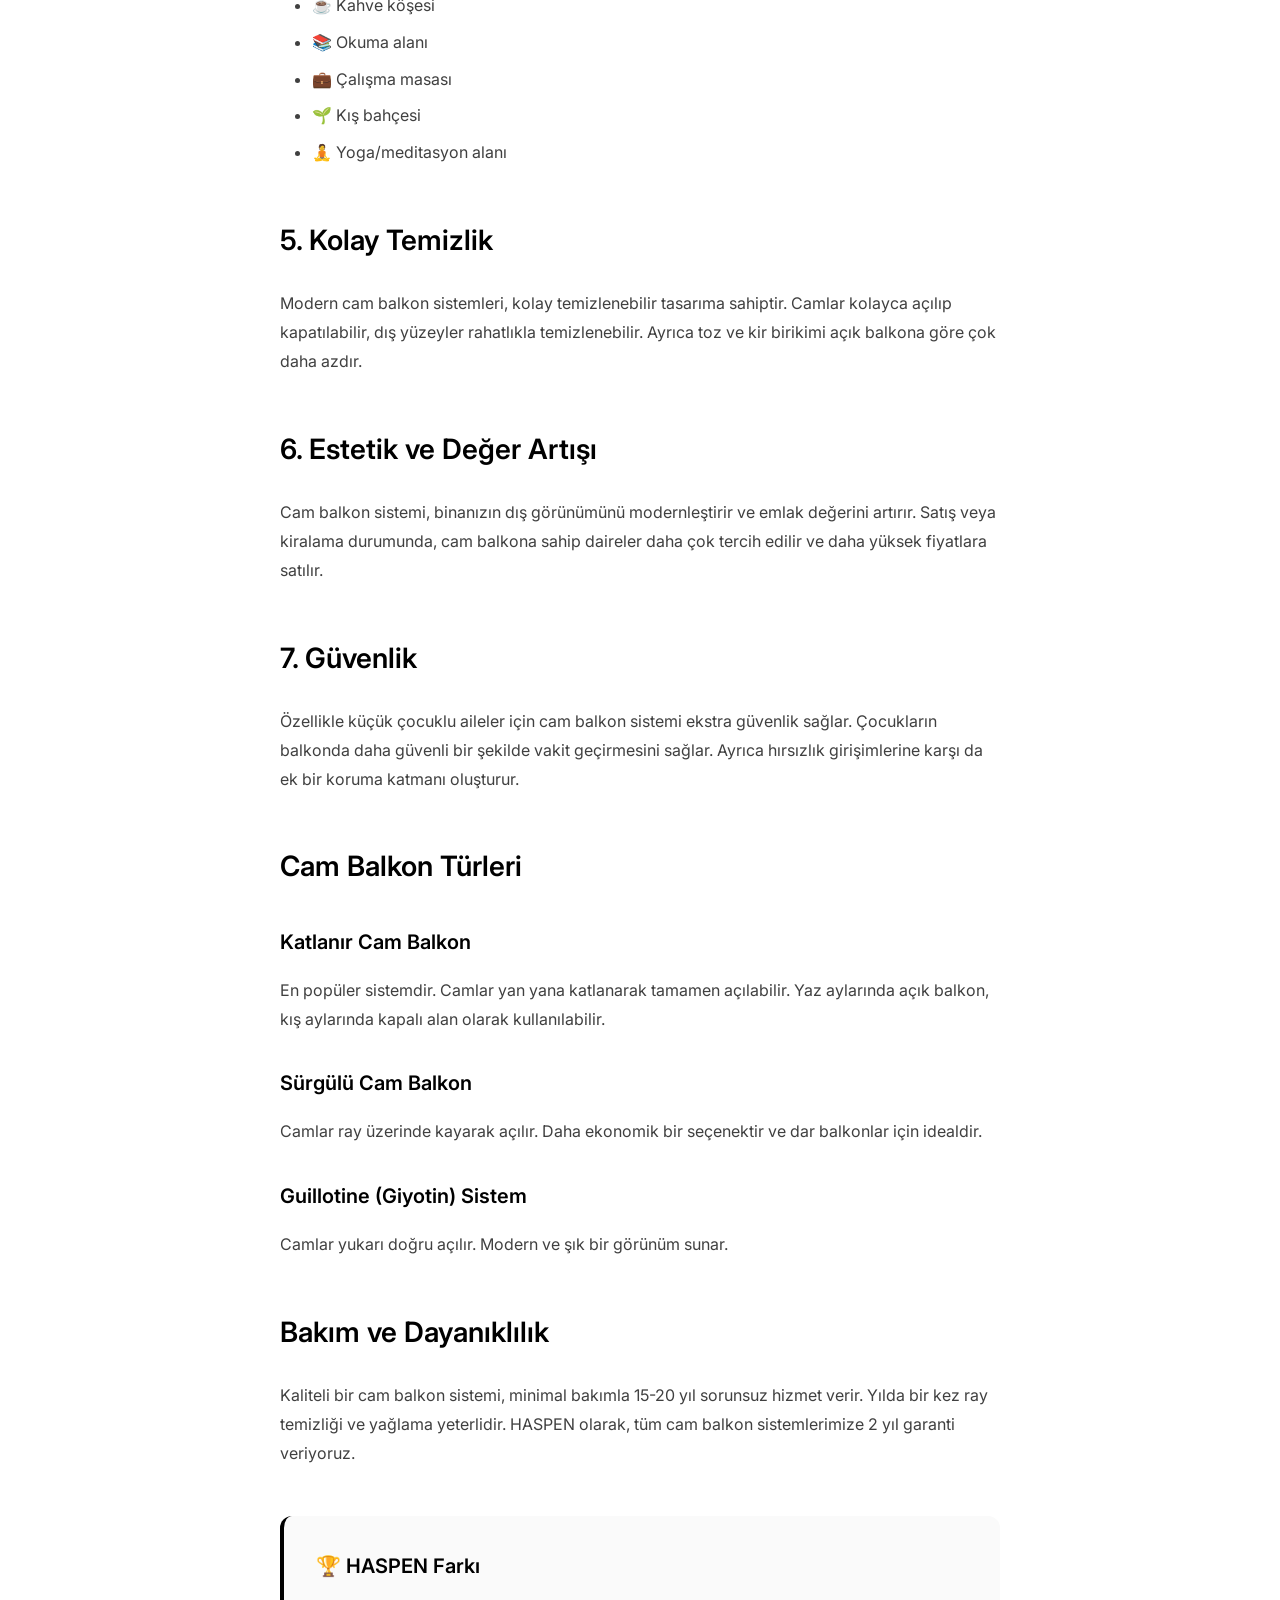
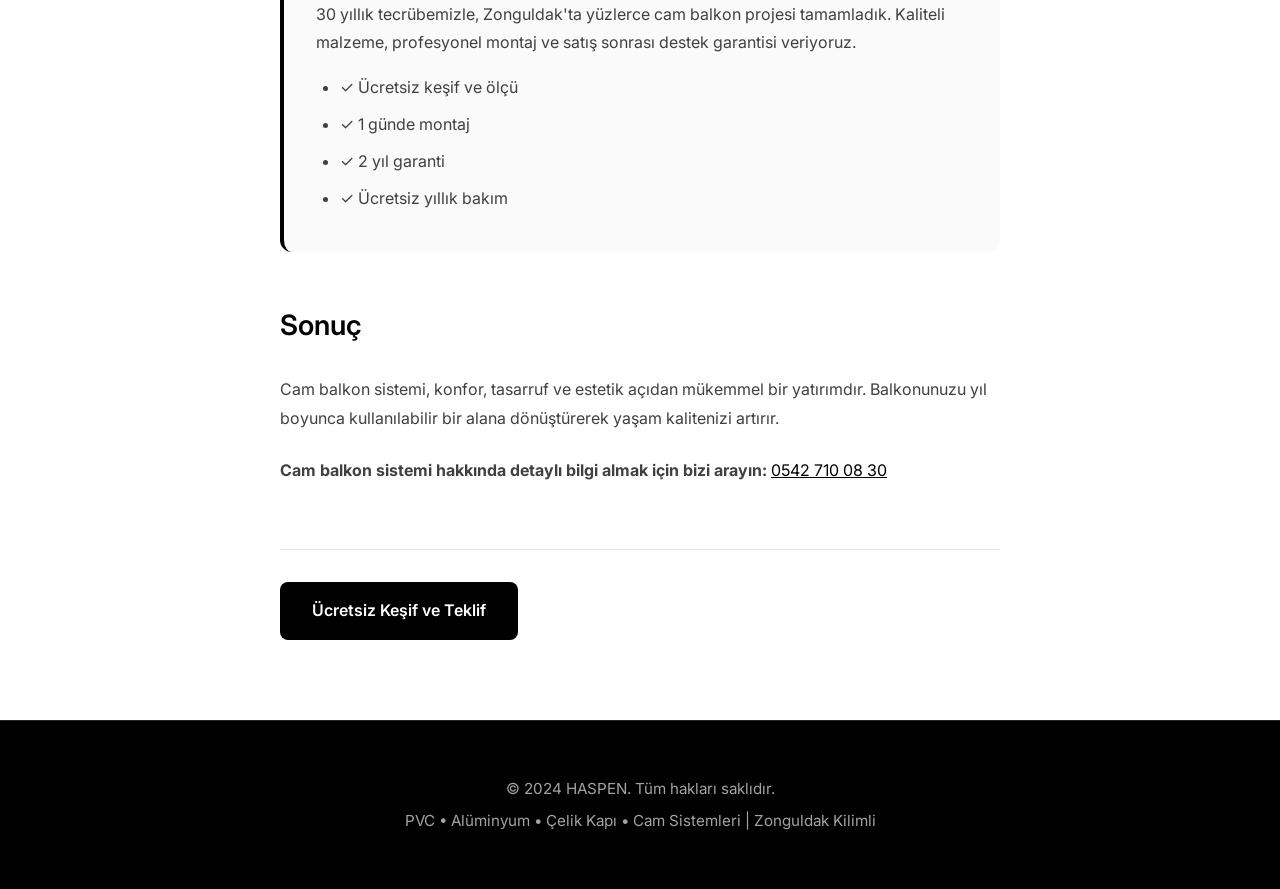
<file: blog/cam-balkon-avantajlari.html>
<!DOCTYPE html>
<html lang="tr">
<head>
    <meta charset="UTF-8">
    <meta name="viewport" content="width=device-width, initial-scale=1.0">
    <meta name="description" content="Cam balkon sistemlerinin avantajları ve faydaları. Enerji tasarrufu, konfor ve estetik çözümler.">
    <title>Cam Balkon Sistemlerinin Avantajları | HASPEN Blog</title>
    <link rel="icon" type="image/png" href="../images/favicon.png">
    <link rel="preconnect" href="https://fonts.googleapis.com">
    <link rel="preconnect" href="https://fonts.gstatic.com" crossorigin>
    <link href="https://fonts.googleapis.com/css2?family=Inter:wght@300;400;500;600;700;800&display=swap" rel="stylesheet">
    <link rel="stylesheet" href="../css/style.css">
    <link rel="stylesheet" href="https://cdnjs.cloudflare.com/ajax/libs/font-awesome/6.4.0/css/all.min.css">
</head>
<body>
    <header class="header">
        <nav class="navbar">
            <div class="container">
                <div class="nav-brand">
                    <a href="../index.html"><img src="../images/logo.png" alt="HASPEN Logo" class="logo"></a>
                </div>
                <ul class="nav-menu">
                    <li><a href="../index.html">Ana Sayfa</a></li>
                    <li><a href="../index.html#hakkimizda">Hakkımızda</a></li>
                    <li><a href="../index.html#urunler">Ürünler</a></li>
                    <li><a href="../index.html#iletisim">İletişim</a></li>
                    <li><a href="../index.html#teklif" class="btn-contact">Teklif Al</a></li>
                </ul>
            </div>
        </nav>
    </header>

    <article class="blog-post">
        <div class="container" style="max-width: 800px; padding-top: 140px; padding-bottom: 80px;">
            <a href="../index.html" class="back-link" style="display: inline-flex; align-items: center; gap: 0.5rem; color: var(--gray-600); text-decoration: none; margin-bottom: 2rem; font-size: 0.95rem;">
                <svg width="20" height="20" viewBox="0 0 24 24" fill="none" stroke="currentColor" stroke-width="2">
                    <line x1="19" y1="12" x2="5" y2="12"></line>
                    <polyline points="12 19 5 12 12 5"></polyline>
                </svg>
                Geri Dön
            </a>

            <span class="blog-date" style="color: var(--gray-500); font-size: 0.95rem;">10 Mart 2024</span>
            <h1 style="font-size: 2.5rem; font-weight: 700; margin: 1rem 0 2rem; line-height: 1.2;">Cam Balkon Sistemlerinin Avantajları</h1>

            <div style="line-height: 1.8; color: var(--gray-700);">
                <p style="margin-bottom: 1.5rem; font-size: 1.125rem;">Cam balkon sistemleri, modern yaşamın vazgeçilmez bir parçası haline geldi. Balkonunuzu dört mevsim kullanılabilir bir alana dönüştüren bu sistemlerin sayısız avantajı var.</p>

                <h2 style="font-size: 1.75rem; font-weight: 600; margin: 3rem 0 1.5rem; color: var(--black);">1. Dört Mevsim Kullanım</h2>
                <p style="margin-bottom: 1.5rem;">Cam balkon sisteminin en büyük avantajı, balkonunuzu yıl boyunca kullanabilmenizdir. Kış aylarında soğuktan, yaz aylarında aşırı sıcaktan korunurken, balkonunuzun keyfini çıkarabilirsiniz.</p>

                <h3 style="font-size: 1.25rem; font-weight: 600; margin: 2rem 0 1rem; color: var(--black);">Mevsimsel Faydalar:</h3>
                <ul style="margin-bottom: 1.5rem; padding-left: 2rem;">
                    <li style="margin-bottom: 0.5rem;"><strong>Kış:</strong> Soğuk havadan korunma, ısı yalıtımı</li>
                    <li style="margin-bottom: 0.5rem;"><strong>İlkbahar:</strong> Polen ve tozdan koruma</li>
                    <li style="margin-bottom: 0.5rem;"><strong>Yaz:</strong> Aşırı sıcaktan korunma, hava akışı kontrolü</li>
                    <li style="margin-bottom: 0.5rem;"><strong>Sonbahar:</strong> Yağmur ve rüzgardan koruma</li>
                </ul>

                <h2 style="font-size: 1.75rem; font-weight: 600; margin: 3rem 0 1.5rem; color: var(--black);">2. Enerji Tasarrufu</h2>
                <p style="margin-bottom: 1.5rem;">Cam balkon sistemi, evinize ekstra bir yalıtım katmanı ekler. Bu sayede kış aylarında ısınma, yaz aylarında ise soğutma maliyetlerinizde %20-30 oranında tasarruf sağlayabilirsiniz.</p>

                <div style="background: var(--gray-50); padding: 2rem; border-radius: 12px; margin: 2rem 0; border-left: 4px solid var(--black);">
                    <h3 style="font-size: 1.25rem; font-weight: 600; margin-bottom: 1rem; color: var(--black);">💰 Tasarruf Hesabı</h3>
                    <p style="margin: 0;">Ortalama bir dairede cam balkon sistemi, yıllık enerji faturanızdan yaklaşık 500-800 TL tasarruf sağlar. Sistem 3-4 yılda kendini amorti eder.</p>
                </div>

                <h2 style="font-size: 1.75rem; font-weight: 600; margin: 3rem 0 1.5rem; color: var(--black);">3. Ses Yalıtımı</h2>
                <p style="margin-bottom: 1.5rem;">Özellikle ana cadde veya gürültülü bölgelerde yaşıyorsanız, cam balkon sistemi mükemmel bir ses yalıtımı sağlar. Dış ortam gürültüsünü %60-70 oranında azaltır.</p>

                <h2 style="font-size: 1.75rem; font-weight: 600; margin: 3rem 0 1.5rem; color: var(--black);">4. Ekstra Yaşam Alanı</h2>
                <p style="margin-bottom: 1.5rem;">Cam balkon ile balkonunuz artık sadece çamaşır asmak için kullanılan bir alan değil, tam teşekküllü bir yaşam alanına dönüşür:</p>

                <ul style="margin-bottom: 1.5rem; padding-left: 2rem;">
                    <li style="margin-bottom: 0.5rem;">☕ Kahve köşesi</li>
                    <li style="margin-bottom: 0.5rem;">📚 Okuma alanı</li>
                    <li style="margin-bottom: 0.5rem;">💼 Çalışma masası</li>
                    <li style="margin-bottom: 0.5rem;">🌱 Kış bahçesi</li>
                    <li style="margin-bottom: 0.5rem;">🧘 Yoga/meditasyon alanı</li>
                </ul>

                <h2 style="font-size: 1.75rem; font-weight: 600; margin: 3rem 0 1.5rem; color: var(--black);">5. Kolay Temizlik</h2>
                <p style="margin-bottom: 1.5rem;">Modern cam balkon sistemleri, kolay temizlenebilir tasarıma sahiptir. Camlar kolayca açılıp kapatılabilir, dış yüzeyler rahatlıkla temizlenebilir. Ayrıca toz ve kir birikimi açık balkona göre çok daha azdır.</p>

                <h2 style="font-size: 1.75rem; font-weight: 600; margin: 3rem 0 1.5rem; color: var(--black);">6. Estetik ve Değer Artışı</h2>
                <p style="margin-bottom: 1.5rem;">Cam balkon sistemi, binanızın dış görünümünü modernleştirir ve emlak değerini artırır. Satış veya kiralama durumunda, cam balkona sahip daireler daha çok tercih edilir ve daha yüksek fiyatlara satılır.</p>

                <h2 style="font-size: 1.75rem; font-weight: 600; margin: 3rem 0 1.5rem; color: var(--black);">7. Güvenlik</h2>
                <p style="margin-bottom: 1.5rem;">Özellikle küçük çocuklu aileler için cam balkon sistemi ekstra güvenlik sağlar. Çocukların balkonda daha güvenli bir şekilde vakit geçirmesini sağlar. Ayrıca hırsızlık girişimlerine karşı da ek bir koruma katmanı oluşturur.</p>

                <h2 style="font-size: 1.75rem; font-weight: 600; margin: 3rem 0 1.5rem; color: var(--black);">Cam Balkon Türleri</h2>
                
                <h3 style="font-size: 1.25rem; font-weight: 600; margin: 2rem 0 1rem; color: var(--black);">Katlanır Cam Balkon</h3>
                <p style="margin-bottom: 1.5rem;">En popüler sistemdir. Camlar yan yana katlanarak tamamen açılabilir. Yaz aylarında açık balkon, kış aylarında kapalı alan olarak kullanılabilir.</p>

                <h3 style="font-size: 1.25rem; font-weight: 600; margin: 2rem 0 1rem; color: var(--black);">Sürgülü Cam Balkon</h3>
                <p style="margin-bottom: 1.5rem;">Camlar ray üzerinde kayarak açılır. Daha ekonomik bir seçenektir ve dar balkonlar için idealdir.</p>

                <h3 style="font-size: 1.25rem; font-weight: 600; margin: 2rem 0 1rem; color: var(--black);">Guillotine (Giyotin) Sistem</h3>
                <p style="margin-bottom: 1.5rem;">Camlar yukarı doğru açılır. Modern ve şık bir görünüm sunar.</p>

                <h2 style="font-size: 1.75rem; font-weight: 600; margin: 3rem 0 1.5rem; color: var(--black);">Bakım ve Dayanıklılık</h2>
                <p style="margin-bottom: 1.5rem;">Kaliteli bir cam balkon sistemi, minimal bakımla 15-20 yıl sorunsuz hizmet verir. Yılda bir kez ray temizliği ve yağlama yeterlidir. HASPEN olarak, tüm cam balkon sistemlerimize 2 yıl garanti veriyoruz.</p>

                <div style="background: var(--gray-50); padding: 2rem; border-radius: 12px; margin: 3rem 0; border-left: 4px solid var(--black);">
                    <h3 style="font-size: 1.25rem; font-weight: 600; margin-bottom: 1rem; color: var(--black);">🏆 HASPEN Farkı</h3>
                    <p style="margin-bottom: 1rem;">30 yıllık tecrübemizle, Zonguldak'ta yüzlerce cam balkon projesi tamamladık. Kaliteli malzeme, profesyonel montaj ve satış sonrası destek garantisi veriyoruz.</p>
                    <ul style="padding-left: 1.5rem; margin: 0;">
                        <li style="margin-bottom: 0.5rem;">✓ Ücretsiz keşif ve ölçü</li>
                        <li style="margin-bottom: 0.5rem;">✓ 1 günde montaj</li>
                        <li style="margin-bottom: 0.5rem;">✓ 2 yıl garanti</li>
                        <li style="margin-bottom: 0.5rem;">✓ Ücretsiz yıllık bakım</li>
                    </ul>
                </div>

                <h2 style="font-size: 1.75rem; font-weight: 600; margin: 3rem 0 1.5rem; color: var(--black);">Sonuç</h2>
                <p style="margin-bottom: 1.5rem;">Cam balkon sistemi, konfor, tasarruf ve estetik açıdan mükemmel bir yatırımdır. Balkonunuzu yıl boyunca kullanılabilir bir alana dönüştürerek yaşam kalitenizi artırır.</p>

                <p style="margin-bottom: 1.5rem;"><strong>Cam balkon sistemi hakkında detaylı bilgi almak için bizi arayın:</strong> <a href="tel:+905427100830" style="color: var(--black); text-decoration: underline;">0542 710 08 30</a></p>
            </div>

            <div style="margin-top: 4rem; padding-top: 2rem; border-top: 1px solid var(--gray-200);">
                <a href="../index.html#teklif" style="display: inline-block; padding: 1rem 2rem; background: var(--black); color: var(--white); text-decoration: none; border-radius: 8px; font-weight: 600;">Ücretsiz Keşif ve Teklif</a>
            </div>
        </div>
    </article>

    <footer class="footer">
        <div class="container">
            <p>&copy; 2024 HASPEN. Tüm hakları saklıdır.</p>
            <p>PVC • Alüminyum • Çelik Kapı • Cam Sistemleri | Zonguldak Kilimli</p>
        </div>
    </footer>

    <a href="https://wa.me/905427100830" class="whatsapp-float" target="_blank">
        <i class="fab fa-whatsapp"></i>
    </a>
</body>
</html>
</file>
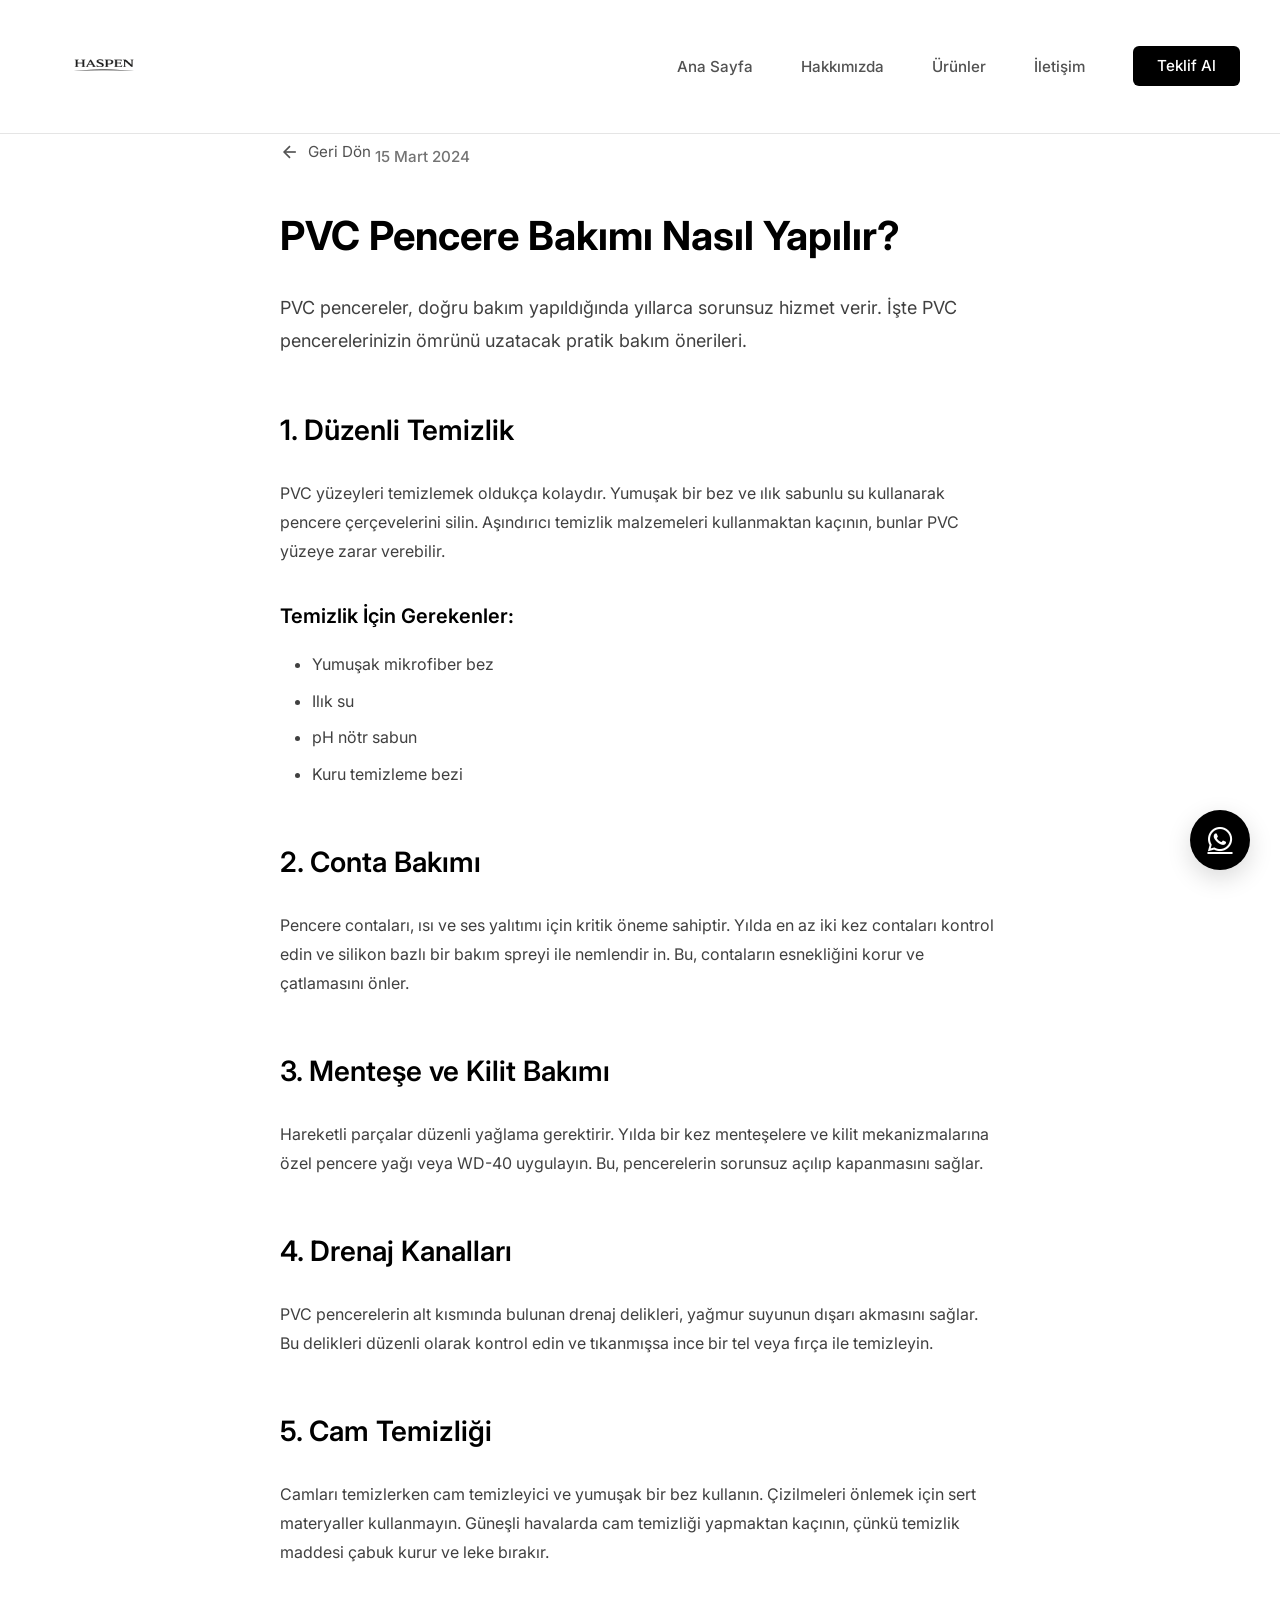
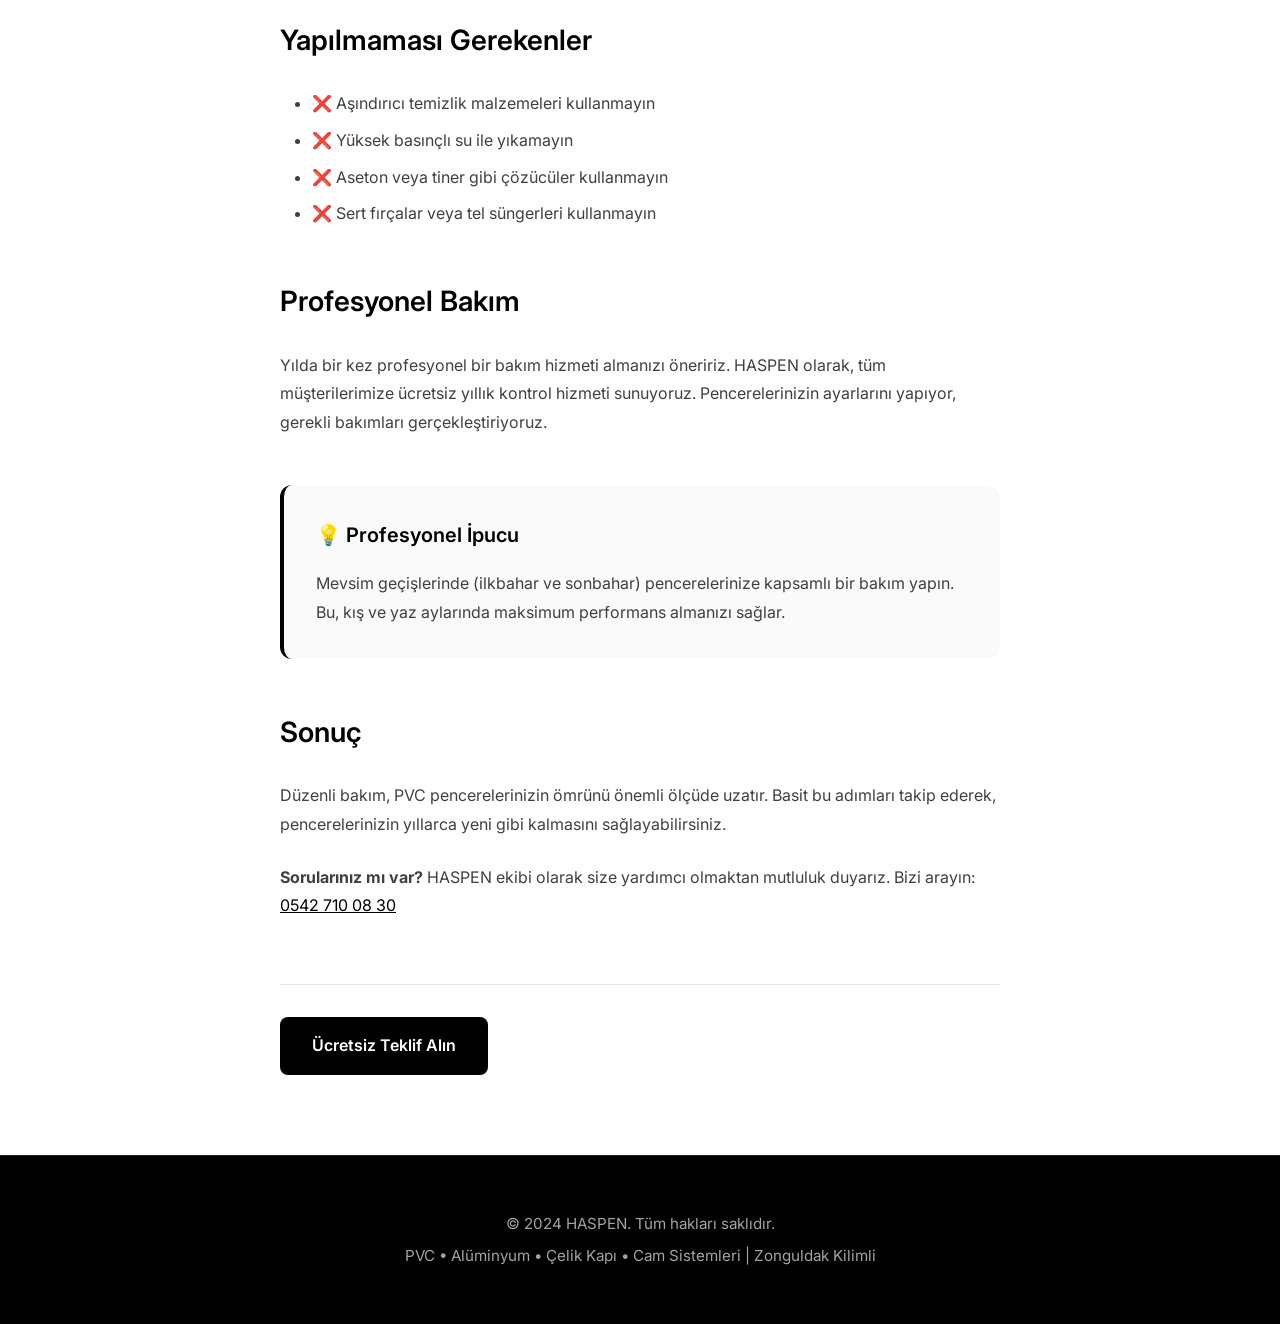
<file: blog/pvc-pencere-bakimi.html>
<!DOCTYPE html>
<html lang="tr">
<head>
    <meta charset="UTF-8">
    <meta name="viewport" content="width=device-width, initial-scale=1.0">
    <meta name="description" content="PVC pencerelerinizin uzun ömürlü olması için pratik bakım önerileri. HASPEN'den profesyonel ipuçları.">
    <title>PVC Pencere Bakımı Nasıl Yapılır? | HASPEN Blog</title>
    <link rel="icon" type="image/png" href="../images/favicon.png">
    <link rel="preconnect" href="https://fonts.googleapis.com">
    <link rel="preconnect" href="https://fonts.gstatic.com" crossorigin>
    <link href="https://fonts.googleapis.com/css2?family=Inter:wght@300;400;500;600;700;800&display=swap" rel="stylesheet">
    <link rel="stylesheet" href="../css/style.css">
    <link rel="stylesheet" href="https://cdnjs.cloudflare.com/ajax/libs/font-awesome/6.4.0/css/all.min.css">
</head>
<body>
    <!-- Header -->
    <header class="header">
        <nav class="navbar">
            <div class="container">
                <div class="nav-brand">
                    <a href="../index.html"><img src="../images/logo.png" alt="HASPEN Logo" class="logo"></a>
                </div>
                <ul class="nav-menu">
                    <li><a href="../index.html">Ana Sayfa</a></li>
                    <li><a href="../index.html#hakkimizda">Hakkımızda</a></li>
                    <li><a href="../index.html#urunler">Ürünler</a></li>
                    <li><a href="../index.html#iletisim">İletişim</a></li>
                    <li><a href="../index.html#teklif" class="btn-contact">Teklif Al</a></li>
                </ul>
            </div>
        </nav>
    </header>

    <!-- Blog Content -->
    <article class="blog-post">
        <div class="container" style="max-width: 800px; padding-top: 140px; padding-bottom: 80px;">
            <a href="../index.html" class="back-link" style="display: inline-flex; align-items: center; gap: 0.5rem; color: var(--gray-600); text-decoration: none; margin-bottom: 2rem; font-size: 0.95rem;">
                <svg width="20" height="20" viewBox="0 0 24 24" fill="none" stroke="currentColor" stroke-width="2">
                    <line x1="19" y1="12" x2="5" y2="12"></line>
                    <polyline points="12 19 5 12 12 5"></polyline>
                </svg>
                Geri Dön
            </a>

            <span class="blog-date" style="color: var(--gray-500); font-size: 0.95rem;">15 Mart 2024</span>
            <h1 style="font-size: 2.5rem; font-weight: 700; margin: 1rem 0 2rem; line-height: 1.2;">PVC Pencere Bakımı Nasıl Yapılır?</h1>

            <div style="line-height: 1.8; color: var(--gray-700);">
                <p style="margin-bottom: 1.5rem; font-size: 1.125rem;">PVC pencereler, doğru bakım yapıldığında yıllarca sorunsuz hizmet verir. İşte PVC pencerelerinizin ömrünü uzatacak pratik bakım önerileri.</p>

                <h2 style="font-size: 1.75rem; font-weight: 600; margin: 3rem 0 1.5rem; color: var(--black);">1. Düzenli Temizlik</h2>
                <p style="margin-bottom: 1.5rem;">PVC yüzeyleri temizlemek oldukça kolaydır. Yumuşak bir bez ve ılık sabunlu su kullanarak pencere çerçevelerini silin. Aşındırıcı temizlik malzemeleri kullanmaktan kaçının, bunlar PVC yüzeye zarar verebilir.</p>

                <h3 style="font-size: 1.25rem; font-weight: 600; margin: 2rem 0 1rem; color: var(--black);">Temizlik İçin Gerekenler:</h3>
                <ul style="margin-bottom: 1.5rem; padding-left: 2rem;">
                    <li style="margin-bottom: 0.5rem;">Yumuşak mikrofiber bez</li>
                    <li style="margin-bottom: 0.5rem;">Ilık su</li>
                    <li style="margin-bottom: 0.5rem;">pH nötr sabun</li>
                    <li style="margin-bottom: 0.5rem;">Kuru temizleme bezi</li>
                </ul>

                <h2 style="font-size: 1.75rem; font-weight: 600; margin: 3rem 0 1.5rem; color: var(--black);">2. Conta Bakımı</h2>
                <p style="margin-bottom: 1.5rem;">Pencere contaları, ısı ve ses yalıtımı için kritik öneme sahiptir. Yılda en az iki kez contaları kontrol edin ve silikon bazlı bir bakım spreyi ile nemlendir in. Bu, contaların esnekliğini korur ve çatlamasını önler.</p>

                <h2 style="font-size: 1.75rem; font-weight: 600; margin: 3rem 0 1.5rem; color: var(--black);">3. Menteşe ve Kilit Bakımı</h2>
                <p style="margin-bottom: 1.5rem;">Hareketli parçalar düzenli yağlama gerektirir. Yılda bir kez menteşelere ve kilit mekanizmalarına özel pencere yağı veya WD-40 uygulayın. Bu, pencerelerin sorunsuz açılıp kapanmasını sağlar.</p>

                <h2 style="font-size: 1.75rem; font-weight: 600; margin: 3rem 0 1.5rem; color: var(--black);">4. Drenaj Kanalları</h2>
                <p style="margin-bottom: 1.5rem;">PVC pencerelerin alt kısmında bulunan drenaj delikleri, yağmur suyunun dışarı akmasını sağlar. Bu delikleri düzenli olarak kontrol edin ve tıkanmışsa ince bir tel veya fırça ile temizleyin.</p>

                <h2 style="font-size: 1.75rem; font-weight: 600; margin: 3rem 0 1.5rem; color: var(--black);">5. Cam Temizliği</h2>
                <p style="margin-bottom: 1.5rem;">Camları temizlerken cam temizleyici ve yumuşak bir bez kullanın. Çizilmeleri önlemek için sert materyaller kullanmayın. Güneşli havalarda cam temizliği yapmaktan kaçının, çünkü temizlik maddesi çabuk kurur ve leke bırakır.</p>

                <h2 style="font-size: 1.75rem; font-weight: 600; margin: 3rem 0 1.5rem; color: var(--black);">Yapılmaması Gerekenler</h2>
                <ul style="margin-bottom: 1.5rem; padding-left: 2rem;">
                    <li style="margin-bottom: 0.5rem;">❌ Aşındırıcı temizlik malzemeleri kullanmayın</li>
                    <li style="margin-bottom: 0.5rem;">❌ Yüksek basınçlı su ile yıkamayın</li>
                    <li style="margin-bottom: 0.5rem;">❌ Aseton veya tiner gibi çözücüler kullanmayın</li>
                    <li style="margin-bottom: 0.5rem;">❌ Sert fırçalar veya tel süngerleri kullanmayın</li>
                </ul>

                <h2 style="font-size: 1.75rem; font-weight: 600; margin: 3rem 0 1.5rem; color: var(--black);">Profesyonel Bakım</h2>
                <p style="margin-bottom: 1.5rem;">Yılda bir kez profesyonel bir bakım hizmeti almanızı öneririz. HASPEN olarak, tüm müşterilerimize ücretsiz yıllık kontrol hizmeti sunuyoruz. Pencerelerinizin ayarlarını yapıyor, gerekli bakımları gerçekleştiriyoruz.</p>

                <div style="background: var(--gray-50); padding: 2rem; border-radius: 12px; margin: 3rem 0; border-left: 4px solid var(--black);">
                    <h3 style="font-size: 1.25rem; font-weight: 600; margin-bottom: 1rem; color: var(--black);">💡 Profesyonel İpucu</h3>
                    <p style="margin: 0;">Mevsim geçişlerinde (ilkbahar ve sonbahar) pencerelerinize kapsamlı bir bakım yapın. Bu, kış ve yaz aylarında maksimum performans almanızı sağlar.</p>
                </div>

                <h2 style="font-size: 1.75rem; font-weight: 600; margin: 3rem 0 1.5rem; color: var(--black);">Sonuç</h2>
                <p style="margin-bottom: 1.5rem;">Düzenli bakım, PVC pencerelerinizin ömrünü önemli ölçüde uzatır. Basit bu adımları takip ederek, pencerelerinizin yıllarca yeni gibi kalmasını sağlayabilirsiniz.</p>

                <p style="margin-bottom: 1.5rem;"><strong>Sorularınız mı var?</strong> HASPEN ekibi olarak size yardımcı olmaktan mutluluk duyarız. Bizi arayın: <a href="tel:+905427100830" style="color: var(--black); text-decoration: underline;">0542 710 08 30</a></p>
            </div>

            <div style="margin-top: 4rem; padding-top: 2rem; border-top: 1px solid var(--gray-200);">
                <a href="../index.html#teklif" style="display: inline-block; padding: 1rem 2rem; background: var(--black); color: var(--white); text-decoration: none; border-radius: 8px; font-weight: 600;">Ücretsiz Teklif Alın</a>
            </div>
        </div>
    </article>

    <!-- Footer -->
    <footer class="footer">
        <div class="container">
            <p>&copy; 2024 HASPEN. Tüm hakları saklıdır.</p>
            <p>PVC • Alüminyum • Çelik Kapı • Cam Sistemleri | Zonguldak Kilimli</p>
        </div>
    </footer>

    <!-- WhatsApp Float Button -->
    <a href="https://wa.me/905427100830" class="whatsapp-float" target="_blank">
        <i class="fab fa-whatsapp"></i>
    </a>
</body>
</html>
</file>
<file: css/style.css>
/* Reset & Base Styles */
* {
    margin: 0;
    padding: 0;
    box-sizing: border-box;
}

:root {
    --black: #000000;
    --white: #ffffff;
    --gray-50: #fafafa;
    --gray-100: #f5f5f5;
    --gray-200: #e5e5e5;
    --gray-300: #d4d4d4;
    --gray-400: #a3a3a3;
    --gray-500: #737373;
    --gray-600: #525252;
    --gray-700: #404040;
    --gray-800: #262626;
    --gray-900: #171717;
}

body {
    font-family: 'Inter', -apple-system, BlinkMacSystemFont, 'Segoe UI', sans-serif;
    line-height: 1.6;
    color: var(--black);
    background: var(--white);
    -webkit-font-smoothing: antialiased;
    -moz-osx-font-smoothing: grayscale;
}

.container {
    max-width: 1280px;
    margin: 0 auto;
    padding: 0 40px;
}

/* Header & Navigation */
.header {
    background: var(--white);
    border-bottom: 1px solid var(--gray-200);
    position: fixed;
    width: 100%;
    top: 0;
    z-index: 1000;
    backdrop-filter: blur(10px);
    background: rgba(255, 255, 255, 0.9);
}

.navbar {
    padding: 1.5rem 0;
}

.navbar .container {
    display: flex;
    justify-content: space-between;
    align-items: center;
}

.nav-brand h1 {
    color: var(--black);
    font-size: 1.5rem;
    font-weight: 700;
    letter-spacing: -0.02em;
}

.nav-menu {
    display: flex;
    list-style: none;
    gap: 3rem;
    align-items: center;
}

.nav-menu a {
    text-decoration: none;
    color: var(--gray-600);
    font-weight: 500;
    font-size: 0.95rem;
    transition: color 0.2s;
}

.nav-menu a:hover {
    color: var(--black);
}

.btn-contact {
    background: var(--black) !important;
    color: var(--white) !important;
    padding: 0.65rem 1.5rem;
    border-radius: 6px;
    transition: all 0.2s;
}

.btn-contact:hover {
    background: var(--gray-800) !important;
    transform: translateY(-1px);
}

.hamburger {
    display: none;
    flex-direction: column;
    cursor: pointer;
}

.hamburger span {
    width: 25px;
    height: 2px;
    background: var(--black);
    margin: 4px 0;
    transition: 0.3s;
}

/* Hero Section */
.hero {
    padding: 180px 0 120px;
    background: var(--white);
}

.hero-content {
    text-align: center;
    max-width: 900px;
    margin: 0 auto;
}

.hero-badge {
    display: inline-block;
    padding: 0.5rem 1rem;
    background: var(--gray-100);
    border-radius: 50px;
    font-size: 0.875rem;
    font-weight: 500;
    color: var(--gray-700);
    margin-bottom: 2rem;
    letter-spacing: 0.02em;
}

.hero-title {
    font-size: 4.5rem;
    font-weight: 700;
    line-height: 1.1;
    margin-bottom: 1.5rem;
    letter-spacing: -0.03em;
    color: var(--black);
}

.hero-subtitle {
    font-size: 1.25rem;
    color: var(--gray-600);
    margin-bottom: 3rem;
    line-height: 1.7;
    font-weight: 400;
}

.hero-buttons {
    display: flex;
    gap: 1rem;
    justify-content: center;
    margin-bottom: 5rem;
}

.btn {
    padding: 1rem 2rem;
    border-radius: 8px;
    text-decoration: none;
    font-weight: 600;
    font-size: 1rem;
    transition: all 0.2s;
    display: inline-flex;
    align-items: center;
    gap: 0.5rem;
}

.btn-primary {
    background: var(--black);
    color: var(--white);
}

.btn-primary:hover {
    background: var(--gray-800);
    transform: translateY(-2px);
}

.btn-secondary {
    background: var(--white);
    color: var(--black);
    border: 2px solid var(--gray-200);
}

.btn-secondary:hover {
    border-color: var(--black);
    transform: translateY(-2px);
}

.hero-stats {
    display: grid;
    grid-template-columns: repeat(3, 1fr);
    gap: 3rem;
    padding-top: 3rem;
    border-top: 1px solid var(--gray-200);
}

.stat-item {
    text-align: center;
}

.stat-number {
    font-size: 3rem;
    font-weight: 700;
    color: var(--black);
    margin-bottom: 0.5rem;
    letter-spacing: -0.02em;
}

.stat-label {
    font-size: 0.95rem;
    color: var(--gray-600);
    font-weight: 500;
}

/* Section Styles */
section {
    padding: 120px 0;
}

.section-label {
    display: inline-block;
    font-size: 0.875rem;
    font-weight: 600;
    color: var(--gray-600);
    text-transform: uppercase;
    letter-spacing: 0.1em;
    margin-bottom: 1rem;
}

.section-title {
    font-size: 3rem;
    font-weight: 700;
    line-height: 1.2;
    margin-bottom: 3rem;
    letter-spacing: -0.02em;
    color: var(--black);
}

/* About Section */
.about {
    background: var(--gray-50);
}

.about-grid {
    display: grid;
    grid-template-columns: 1fr 1fr;
    gap: 6rem;
    align-items: center;
}

.about-text {
    font-size: 1.125rem;
    line-height: 1.8;
    color: var(--gray-600);
    margin-bottom: 1.5rem;
}

.about-features {
    display: flex;
    flex-direction: column;
    gap: 2rem;
    margin-top: 3rem;
}

.about-feature {
    display: flex;
    gap: 1.5rem;
    align-items: flex-start;
}

.feature-icon {
    width: 48px;
    height: 48px;
    background: var(--white);
    border-radius: 12px;
    display: flex;
    align-items: center;
    justify-content: center;
    flex-shrink: 0;
    border: 1px solid var(--gray-200);
}

.feature-icon svg {
    color: var(--black);
}

.about-feature h4 {
    font-size: 1.125rem;
    font-weight: 600;
    color: var(--black);
    margin-bottom: 0.25rem;
}

.about-feature p {
    font-size: 0.95rem;
    color: var(--gray-600);
}

.about-image {
    height: 600px;
}

.image-placeholder {
    width: 100%;
    height: 100%;
    background: var(--gray-100);
    border-radius: 16px;
    display: flex;
    flex-direction: column;
    align-items: center;
    justify-content: center;
    color: var(--gray-400);
    border: 1px solid var(--gray-200);
}

.image-placeholder svg {
    margin-bottom: 1rem;
}

.image-placeholder p {
    font-size: 0.95rem;
    font-weight: 500;
}

/* Products Section */
.products {
    background: var(--white);
}

.products .section-title {
    text-align: center;
}

.products .section-label {
    display: block;
    text-align: center;
}

.products-grid {
    display: grid;
    grid-template-columns: repeat(3, 1fr);
    gap: 2rem;
    margin-top: 4rem;
}

.product-card {
    background: var(--white);
    border: 1px solid var(--gray-200);
    border-radius: 16px;
    padding: 3rem;
    transition: all 0.3s;
    position: relative;
}

.product-card:hover {
    border-color: var(--black);
    transform: translateY(-4px);
}

.product-number {
    font-size: 0.875rem;
    font-weight: 700;
    color: var(--gray-400);
    margin-bottom: 1.5rem;
    letter-spacing: 0.05em;
}

.product-card h3 {
    font-size: 1.5rem;
    font-weight: 700;
    color: var(--black);
    margin-bottom: 1rem;
    letter-spacing: -0.01em;
}

.product-card > p {
    font-size: 1rem;
    color: var(--gray-600);
    line-height: 1.7;
    margin-bottom: 1.5rem;
}

.product-features {
    list-style: none;
    margin-bottom: 2rem;
}

.product-features li {
    font-size: 0.95rem;
    color: var(--gray-600);
    padding: 0.5rem 0;
    padding-left: 1.5rem;
    position: relative;
}

.product-features li:before {
    content: "•";
    position: absolute;
    left: 0;
    color: var(--black);
    font-weight: bold;
}

.product-link {
    display: inline-flex;
    align-items: center;
    gap: 0.5rem;
    color: var(--black);
    text-decoration: none;
    font-weight: 600;
    font-size: 0.95rem;
    transition: gap 0.2s;
}

.product-link:hover {
    gap: 1rem;
}

.product-link svg {
    transition: transform 0.2s;
}

.product-link:hover svg {
    transform: translateX(4px);
}

/* References Section */
.references {
    background: var(--gray-50);
}

.references .section-title {
    text-align: center;
}

.references .section-label {
    display: block;
    text-align: center;
}

.references-grid {
    display: grid;
    grid-template-columns: repeat(3, 1fr);
    gap: 2rem;
    margin-top: 4rem;
}

.reference-card {
    background: var(--white);
    border: 1px solid var(--gray-200);
    border-radius: 16px;
    padding: 2.5rem;
    transition: all 0.3s;
}

.reference-card:hover {
    border-color: var(--gray-300);
    transform: translateY(-4px);
}

.quote-icon {
    font-size: 4rem;
    color: var(--gray-200);
    line-height: 1;
    margin-bottom: 1rem;
    font-family: Georgia, serif;
}

.reference-text {
    font-size: 1rem;
    line-height: 1.7;
    color: var(--gray-700);
    margin-bottom: 2rem;
}

.reference-author {
    display: flex;
    align-items: center;
    gap: 1rem;
}

.author-avatar {
    width: 48px;
    height: 48px;
    background: var(--black);
    color: var(--white);
    border-radius: 50%;
    display: flex;
    align-items: center;
    justify-content: center;
    font-weight: 600;
    font-size: 0.95rem;
}

.author-name {
    font-weight: 600;
    color: var(--black);
    font-size: 0.95rem;
}

.author-title {
    font-size: 0.875rem;
    color: var(--gray-500);
}

/* Quote Form Section */
.quote {
    background: var(--white);
}

.quote .section-title {
    text-align: center;
}

.quote .section-label {
    display: block;
    text-align: center;
}

.quote-form {
    max-width: 700px;
    margin: 4rem auto 0;
}

.form-row {
    display: grid;
    grid-template-columns: 1fr 1fr;
    gap: 1rem;
    margin-bottom: 1rem;
}

.quote-form input,
.quote-form select,
.quote-form textarea {
    width: 100%;
    padding: 1rem 1.25rem;
    border: 1px solid var(--gray-200);
    border-radius: 8px;
    font-size: 1rem;
    font-family: inherit;
    color: var(--black);
    background: var(--white);
    transition: all 0.2s;
}

.quote-form input:focus,
.quote-form select:focus,
.quote-form textarea:focus {
    outline: none;
    border-color: var(--black);
}

.quote-form textarea {
    resize: vertical;
    min-height: 120px;
}

.quote-form button {
    width: 100%;
    padding: 1.25rem;
    background: var(--black);
    color: var(--white);
    border: none;
    border-radius: 8px;
    font-size: 1rem;
    font-weight: 600;
    cursor: pointer;
    transition: all 0.2s;
    margin-top: 0.5rem;
}

.quote-form button:hover {
    background: var(--gray-800);
    transform: translateY(-2px);
}

/* Contact Section */
.contact {
    background: var(--gray-50);
}

.contact .section-title {
    text-align: center;
}

.contact .section-label {
    display: block;
    text-align: center;
}

.contact-grid {
    display: grid;
    grid-template-columns: 1fr 1.5fr;
    gap: 4rem;
    margin-top: 4rem;
}

.contact-info {
    display: flex;
    flex-direction: column;
    gap: 1.5rem;
}

.contact-item {
    display: flex;
    gap: 1.25rem;
    padding: 1.5rem;
    background: var(--white);
    border: 1px solid var(--gray-200);
    border-radius: 12px;
}

.contact-item i {
    font-size: 1.5rem;
    color: var(--black);
    width: 24px;
    text-align: center;
}

.contact-item h4 {
    margin-bottom: 0.25rem;
    color: var(--black);
    font-weight: 600;
    font-size: 0.95rem;
}

.contact-item p {
    font-size: 0.95rem;
    color: var(--gray-600);
}

.contact-item a {
    color: var(--gray-600);
    text-decoration: none;
    transition: color 0.2s;
}

.contact-item a:hover {
    color: var(--black);
}

.social-links {
    display: flex;
    gap: 1rem;
    margin-top: 1rem;
}

.social-links a {
    width: 48px;
    height: 48px;
    background: var(--black);
    color: var(--white);
    display: flex;
    align-items: center;
    justify-content: center;
    border-radius: 50%;
    font-size: 1.25rem;
    transition: all 0.2s;
}

.social-links a:hover {
    background: var(--gray-800);
    transform: scale(1.05);
}

.contact-map {
    border-radius: 16px;
    overflow: hidden;
    border: 1px solid var(--gray-200);
}

.contact-map iframe {
    width: 100%;
    height: 500px;
}

/* Footer */
.footer {
    background: var(--black);
    color: var(--white);
    text-align: center;
    padding: 3rem 0;
    border-top: 1px solid var(--gray-800);
}

.footer p {
    margin: 0.5rem 0;
    color: var(--gray-400);
    font-size: 0.95rem;
}

/* WhatsApp Float Button */
.whatsapp-float {
    position: fixed;
    bottom: 30px;
    right: 30px;
    width: 60px;
    height: 60px;
    background: var(--black);
    color: var(--white);
    border-radius: 50%;
    display: flex;
    align-items: center;
    justify-content: center;
    font-size: 1.75rem;
    box-shadow: 0 8px 24px rgba(0, 0, 0, 0.15);
    z-index: 999;
    transition: all 0.3s;
}

.whatsapp-float:hover {
    background: var(--gray-800);
    transform: scale(1.1);
    box-shadow: 0 12px 32px rgba(0, 0, 0, 0.2);
}

/* Responsive Design */
@media (max-width: 1024px) {
    .container {
        padding: 0 30px;
    }

    .hero-title {
        font-size: 3.5rem;
    }

    .section-title {
        font-size: 2.5rem;
    }

    .about-grid {
        gap: 4rem;
    }

    .products-grid {
        grid-template-columns: 1fr;
    }

    .contact-grid {
        grid-template-columns: 1fr;
    }
}

@media (max-width: 768px) {
    .nav-menu {
        position: fixed;
        left: -100%;
        top: 80px;
        flex-direction: column;
        background: var(--white);
        width: 100%;
        text-align: center;
        transition: 0.3s;
        box-shadow: 0 10px 40px rgba(0, 0, 0, 0.1);
        padding: 2rem 0;
        gap: 1.5rem;
        border-top: 1px solid var(--gray-200);
    }

    .nav-menu.active {
        left: 0;
    }

    .hamburger {
        display: flex;
    }

    .hero {
        padding: 140px 0 80px;
    }

    .hero-title {
        font-size: 2.5rem;
    }

    .hero-subtitle {
        font-size: 1.125rem;
    }

    .hero-buttons {
        flex-direction: column;
    }

    .hero-stats {
        grid-template-columns: 1fr;
        gap: 2rem;
    }

    .stat-number {
        font-size: 2.5rem;
    }

    section {
        padding: 80px 0;
    }

    .section-title {
        font-size: 2rem;
    }

    .about-grid {
        grid-template-columns: 1fr;
        gap: 3rem;
    }

    .about-image {
        height: 400px;
    }

    .references-grid {
        grid-template-columns: 1fr;
    }

    .form-row {
        grid-template-columns: 1fr;
    }

    .whatsapp-float {
        bottom: 20px;
        right: 20px;
        width: 56px;
        height: 56px;
        font-size: 1.5rem;
    }
}

@media (max-width: 480px) {
    .container {
        padding: 0 20px;
    }

    .hero-title {
        font-size: 2rem;
    }

    .hero-subtitle {
        font-size: 1rem;
    }

    .section-title {
        font-size: 1.75rem;
    }

    .product-card {
        padding: 2rem;
    }

    .reference-card {
        padding: 2rem;
    }

    .contact-item {
        padding: 1.25rem;
    }
}

/* Smooth Animations */
@keyframes fadeInUp {
    from {
        opacity: 0;
        transform: translateY(30px);
    }
    to {
        opacity: 1;
        transform: translateY(0);
    }
}

.fade-in-up {
    animation: fadeInUp 0.6s ease-out;
}

/* Selection Color */
::selection {
    background: var(--black);
    color: var(--white);
}

::-moz-selection {
    background: var(--black);
    color: var(--white);
}

/* Scrollbar Styling */
::-webkit-scrollbar {
    width: 10px;
}

::-webkit-scrollbar-track {
    background: var(--gray-100);
}

::-webkit-scrollbar-thumb {
    background: var(--gray-400);
    border-radius: 5px;
}

::-webkit-scrollbar-thumb:hover {
    background: var(--gray-600);
}

/* Process Section */
.process {
    background: var(--white);
}

.process .section-title {
    text-align: center;
}

.process .section-label {
    display: block;
    text-align: center;
}

.process-timeline {
    display: grid;
    grid-template-columns: repeat(5, 1fr);
    gap: 2rem;
    margin-top: 4rem;
}

.process-step {
    text-align: center;
    position: relative;
}

.process-step:not(:last-child)::after {
    content: '';
    position: absolute;
    top: 50px;
    right: -1rem;
    width: 2rem;
    height: 2px;
    background: var(--gray-200);
}

.step-number {
    font-size: 0.875rem;
    font-weight: 700;
    color: var(--gray-400);
    margin-bottom: 1.5rem;
    letter-spacing: 0.05em;
}

.step-icon {
    width: 80px;
    height: 80px;
    background: var(--gray-50);
    border: 2px solid var(--gray-200);
    border-radius: 50%;
    display: flex;
    align-items: center;
    justify-content: center;
    margin: 0 auto 1.5rem;
    transition: all 0.3s;
}

.process-step:hover .step-icon {
    background: var(--black);
    border-color: var(--black);
}

.process-step:hover .step-icon svg {
    color: var(--white);
}

.step-icon svg {
    color: var(--black);
    transition: color 0.3s;
}

.process-step h3 {
    font-size: 1.125rem;
    font-weight: 600;
    color: var(--black);
    margin-bottom: 0.75rem;
}

.process-step p {
    font-size: 0.95rem;
    color: var(--gray-600);
    line-height: 1.6;
}

/* Projects Section */
.projects {
    background: var(--gray-50);
}

.projects .section-title {
    text-align: center;
}

.projects .section-label {
    display: block;
    text-align: center;
}

.project-filters {
    display: flex;
    justify-content: center;
    gap: 1rem;
    margin: 3rem 0;
    flex-wrap: wrap;
}

.filter-btn {
    padding: 0.75rem 1.5rem;
    background: var(--white);
    border: 1px solid var(--gray-200);
    border-radius: 50px;
    font-size: 0.95rem;
    font-weight: 500;
    color: var(--gray-600);
    cursor: pointer;
    transition: all 0.2s;
}

.filter-btn:hover,
.filter-btn.active {
    background: var(--black);
    color: var(--white);
    border-color: var(--black);
}

.projects-grid {
    display: grid;
    grid-template-columns: repeat(3, 1fr);
    gap: 2rem;
}

.project-card {
    background: var(--white);
    border: 1px solid var(--gray-200);
    border-radius: 16px;
    overflow: hidden;
    transition: all 0.3s;
}

.project-card:hover {
    transform: translateY(-8px);
    border-color: var(--gray-300);
}

.project-image {
    aspect-ratio: 4/3;
    overflow: hidden;
}

.project-image .image-placeholder {
    width: 100%;
    height: 100%;
    background: var(--gray-100);
    display: flex;
    align-items: center;
    justify-content: center;
    color: var(--gray-300);
}

.project-info {
    padding: 1.5rem;
}

.project-info h3 {
    font-size: 1.125rem;
    font-weight: 600;
    color: var(--black);
    margin-bottom: 0.5rem;
}

.project-info p {
    font-size: 0.95rem;
    color: var(--gray-500);
}

/* FAQ Section */
.faq {
    background: var(--white);
}

.faq .section-title {
    text-align: center;
}

.faq .section-label {
    display: block;
    text-align: center;
}

.faq-grid {
    display: grid;
    grid-template-columns: repeat(2, 1fr);
    gap: 1.5rem;
    margin-top: 4rem;
}

.faq-item {
    background: var(--white);
    border: 1px solid var(--gray-200);
    border-radius: 12px;
    overflow: hidden;
    transition: all 0.3s;
}

.faq-item:hover {
    border-color: var(--gray-300);
}

.faq-question {
    padding: 1.5rem;
    display: flex;
    justify-content: space-between;
    align-items: center;
    cursor: pointer;
    user-select: none;
}

.faq-question h3 {
    font-size: 1.05rem;
    font-weight: 600;
    color: var(--black);
    margin: 0;
}

.faq-icon {
    font-size: 1.5rem;
    color: var(--gray-400);
    font-weight: 300;
    transition: transform 0.3s;
}

.faq-item.active .faq-icon {
    transform: rotate(45deg);
}

.faq-answer {
    max-height: 0;
    overflow: hidden;
    transition: max-height 0.3s ease;
}

.faq-item.active .faq-answer {
    max-height: 500px;
}

.faq-answer p {
    padding: 0 1.5rem 1.5rem;
    color: var(--gray-600);
    line-height: 1.7;
    font-size: 0.95rem;
}

/* Certifications Section */
.certifications {
    background: var(--gray-50);
    padding: 80px 0;
}

.certifications .section-title {
    text-align: center;
}

.certifications .section-label {
    display: block;
    text-align: center;
}

.cert-grid {
    display: grid;
    grid-template-columns: repeat(5, 1fr);
    gap: 2rem;
    margin-top: 4rem;
}

.cert-item {
    text-align: center;
}

.cert-placeholder {
    background: var(--white);
    border: 1px solid var(--gray-200);
    border-radius: 12px;
    padding: 2rem;
    font-size: 1.25rem;
    font-weight: 700;
    color: var(--gray-400);
    margin-bottom: 1rem;
    transition: all 0.3s;
    min-height: 120px;
    display: flex;
    align-items: center;
    justify-content: center;
}

.cert-item:hover .cert-placeholder {
    border-color: var(--black);
    color: var(--black);
}

.cert-item p {
    font-size: 0.875rem;
    color: var(--gray-600);
}

/* Blog Section */
.blog {
    background: var(--white);
}

.blog .section-title {
    text-align: center;
}

.blog .section-label {
    display: block;
    text-align: center;
}

.blog-grid {
    display: grid;
    grid-template-columns: repeat(3, 1fr);
    gap: 2rem;
    margin-top: 4rem;
}

.blog-card {
    background: var(--white);
    border: 1px solid var(--gray-200);
    border-radius: 16px;
    overflow: hidden;
    transition: all 0.3s;
}

.blog-card:hover {
    transform: translateY(-8px);
    border-color: var(--gray-300);
}

.blog-image {
    aspect-ratio: 16/9;
    overflow: hidden;
}

.blog-image .image-placeholder {
    width: 100%;
    height: 100%;
    background: var(--gray-100);
    display: flex;
    align-items: center;
    justify-content: center;
    color: var(--gray-300);
}

.blog-content {
    padding: 2rem;
}

.blog-date {
    font-size: 0.875rem;
    color: var(--gray-500);
    font-weight: 500;
}

.blog-content h3 {
    font-size: 1.25rem;
    font-weight: 600;
    color: var(--black);
    margin: 0.75rem 0 1rem;
    line-height: 1.4;
}

.blog-content p {
    font-size: 0.95rem;
    color: var(--gray-600);
    line-height: 1.7;
    margin-bottom: 1.5rem;
}

.blog-link {
    color: var(--black);
    text-decoration: none;
    font-weight: 600;
    font-size: 0.95rem;
    transition: gap 0.2s;
}

.blog-link:hover {
    opacity: 0.7;
}

/* Additional Responsive Styles */
@media (max-width: 1024px) {
    .process-timeline {
        grid-template-columns: repeat(3, 1fr);
    }

    .process-step:nth-child(3)::after {
        display: none;
    }

    .cert-grid {
        grid-template-columns: repeat(3, 1fr);
    }
}

@media (max-width: 768px) {
    .process-timeline {
        grid-template-columns: 1fr;
    }

    .process-step::after {
        display: none !important;
    }

    .projects-grid {
        grid-template-columns: 1fr;
    }

    .faq-grid {
        grid-template-columns: 1fr;
    }

    .cert-grid {
        grid-template-columns: repeat(2, 1fr);
    }

    .blog-grid {
        grid-template-columns: 1fr;
    }

    .project-filters {
        gap: 0.5rem;
    }

    .filter-btn {
        padding: 0.6rem 1.2rem;
        font-size: 0.875rem;
    }
}

/* Logo Styles */
.nav-brand .logo {
    height: 85px;
    width: auto;
    display: block;
    background: transparent;
}

.nav-brand a {
    display: flex;
    align-items: center;
}

@media (max-width: 768px) {
    .nav-brand .logo {
        height: 65px;
    }
}
</file>
